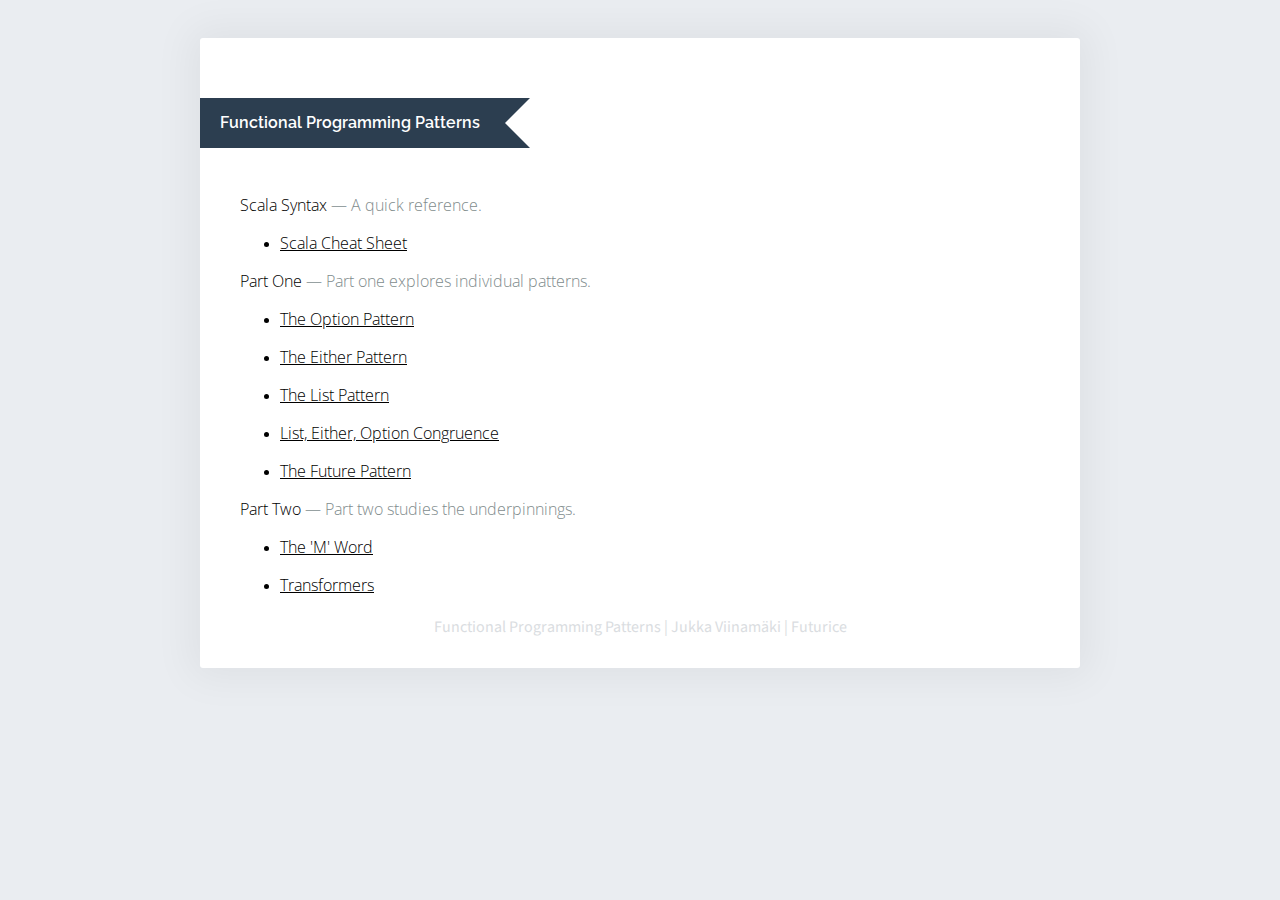
<file: slides/assets/html/index.html>
<!DOCTYPE html>
<html>
<head>
  <meta charset="utf-8">
  <title>Functional Patterns</title>
  <link rel="icon" href="../img/favicon.ico" type="image/x-icon">
  <link rel='stylesheet' href='http://fonts.googleapis.com/css?family=Raleway:600|Open+Sans:300,400|Source+Sans+Pro:300'>
  <link rel="stylesheet" href="../css/slides.css">
</head>
<body>

<div class="container">

  <h1>Functional Programming Patterns</h1>

  <p>
    Scala Syntax <span class="muted">&mdash; A quick reference.</span>
  </p>
  <ul>
    <li><p><a href="cheatsheet.html">Scala Cheat Sheet</a></p></li>
  </ul>

  <p>
    Part One <span class="muted">&mdash; Part one explores individual patterns.</span>
  </p>
  <ul>
    <li><p><a href="options.html">The Option Pattern</a></p></li>
    <li><p><a href="eithers.html">The Either Pattern</a></p></li>
    <li><p><a href="lists.html">The List Pattern</a></p></li>
    <li><p><a href="leo.html">List, Either, Option Congruence</a></p></li>
    <li><p><a href="futures.html">The Future Pattern</a></p></li>
  </ul>

  <p>
    Part Two <span class="muted">&mdash; Part two studies the underpinnings.</span>
  </p>
  <ul>
    <li><p><a href="the-m-word.html">The 'M' Word</a></p></li>
    <li><p><a href="transformers.html">Transformers</a></p></li>
  </ul>

  <footer>
    Functional Programming Patterns | Jukka Viinamäki | Futurice
  </footer>
</div>

</body>
</html>
</file>
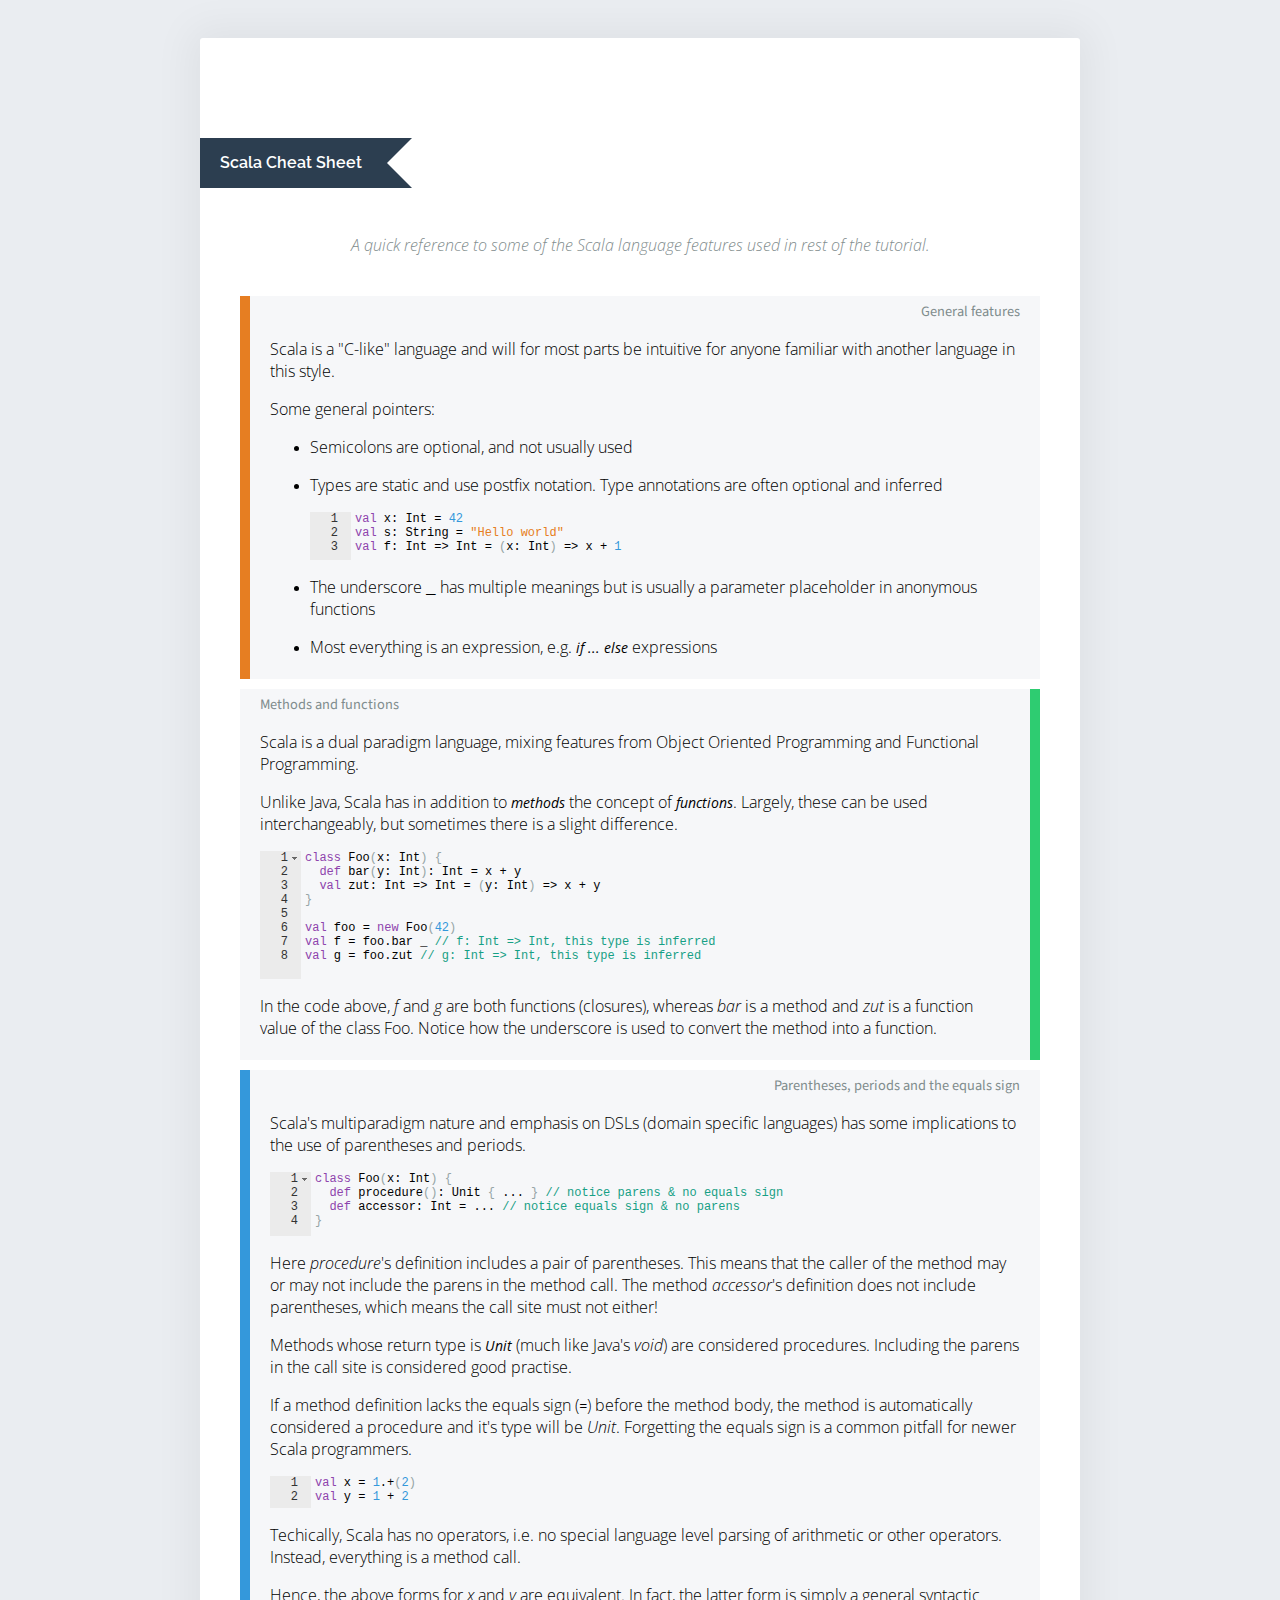
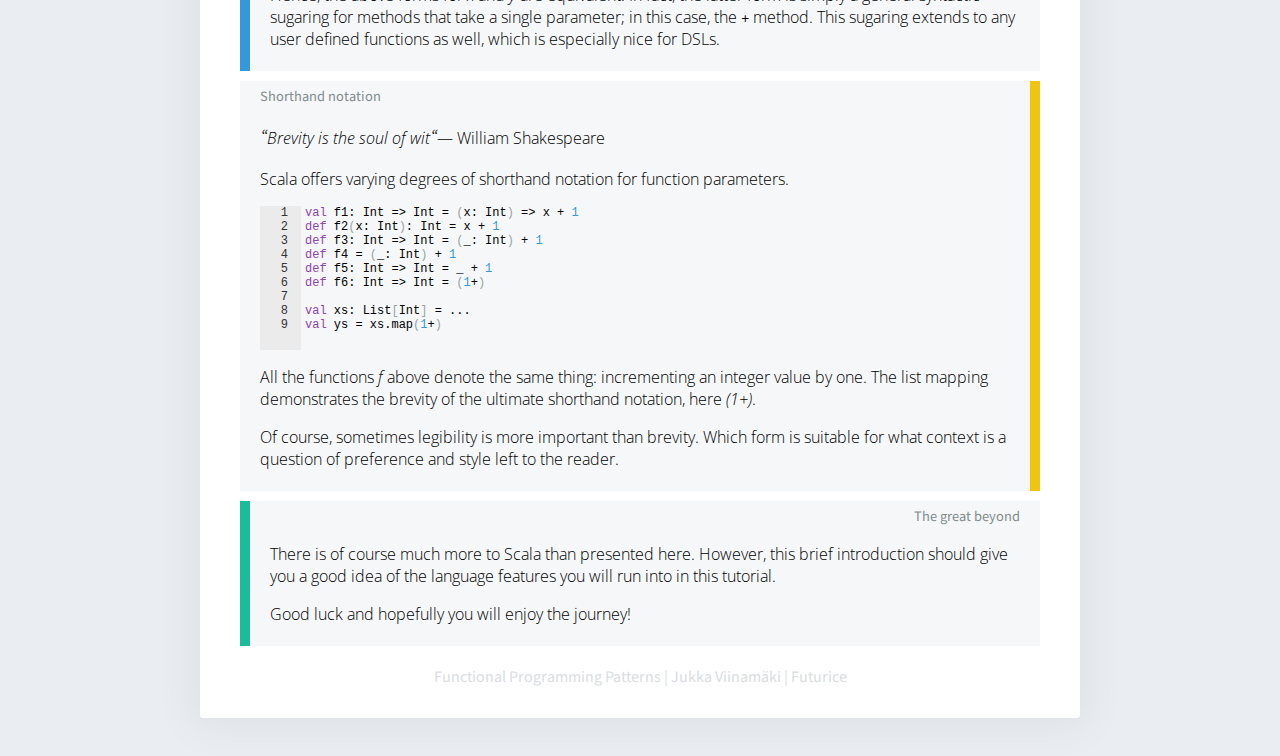
<file: slides/assets/html/cheatsheet.html>
<!DOCTYPE html>
<html>
<head>
  <meta charset="utf-8">
  <title>Cheatsheet</title>
  <link rel="icon" href="../img/favicon.ico" type="image/x-icon">
  <link rel='stylesheet' href='http://fonts.googleapis.com/css?family=Raleway:600|Open+Sans:300,400|Source+Sans+Pro:300'>
  <link rel="stylesheet" href="../css/slides.css">
  <script src="../js/jquery.min.js"></script>
  <script src="../js/ace.js"></script>
  <script src="../js/theme-slides.js"></script>
  <script src="../js/mode-scala.js"></script>
  <script src="../js/slides.js"></script>
  <style>
    .story + .story {
      display: block;
    }
  </style>
</head>
<body>

<div class="container">

  <div class="connection"></div>

  <h1>Scala Cheat Sheet</h1>

  <p class="note">
    A quick reference to some of the Scala language features used in rest of the tutorial.
  </p>

  <article class="story carrot-left">
    <header class="topic topic-right">
      General features
    </header>
    <p>Scala is a "C-like" language and will for most parts be intuitive for anyone familiar with another language in this style.</p>
    <p>Some general pointers:</p>
    <ul>
      <li><p>Semicolons are optional, and not usually used</p></li>
      <li><p>Types are static and use postfix notation. Type annotations are often optional and inferred</p>
        <pre class="code">
val x: Int = 42
val s: String = "Hello world"
val f: Int => Int = (x: Int) => x + 1
        </pre>
      </li>
      <li><p>The underscore <span class="cmd">_</span> has multiple meanings but is usually a parameter placeholder in anonymous functions</p></li>
      <li><p>Most everything is an expression, e.g. <em class="term">if ... else</em> expressions</p></li>
    </ul>
  </article>

  <article class="story emerald-right">
    <header class="topic topic-left">
      Methods and functions
    </header>
    <p>Scala is a dual paradigm language, mixing features from Object Oriented Programming and Functional Programming.</p>
    <p>Unlike Java, Scala has in addition to <em class="term">methods</em> the concept of <em class="term">functions</em>. Largely, these can be used interchangeably, but sometimes there is a slight difference.</p>
    <pre class="code">
class Foo(x: Int) {
  def bar(y: Int): Int = x + y
  val zut: Int => Int = (y: Int) => x + y
}

val foo = new Foo(42)
val f = foo.bar _ // f: Int => Int, this type is inferred
val g = foo.zut // g: Int => Int, this type is inferred
    </pre>
    <p>In the code above, <em>f</em> and <em>g</em> are both functions (closures), whereas <em>bar</em> is a method and <em>zut</em> is a function value of the class Foo. Notice how the underscore is used to convert the method into a function.</p>
  </article>

  <article class="story peterriver-left">
    <header class="topic topic-right">
      Parentheses, periods and the equals sign
    </header>
    <p>Scala's multiparadigm nature and emphasis on DSLs (domain specific languages) has some implications to the use of parentheses and periods.</p>
    <pre class="code">
class Foo(x: Int) {
  def procedure(): Unit { ... } // notice parens &amp; no equals sign
  def accessor: Int = ... // notice equals sign &amp; no parens
}
    </pre>
    <p>Here <em>procedure</em>'s definition includes a pair of parentheses. This means that the caller of the method may or may not include the parens in the method call. The method <em>accessor</em>'s definition does not include parentheses, which means the call site must not either!</p>
    <p>Methods whose return type is <em class="term">Unit</em> (much like Java's <em clas="term">void</em>) are considered procedures. Including the parens in the call site is considered good practise.</p>
    <p>If a method definition lacks the equals sign (<em class="term">=</em>) before the method body, the method is automatically considered a procedure and it's type will be <em>Unit</em>. Forgetting the equals sign is a common pitfall for newer Scala programmers.</p>
    <pre class="code">
val x = 1.+(2)
val y = 1 + 2
    </pre>
    <p>Techically, Scala has no operators, i.e. no special language level parsing of arithmetic or other operators. Instead, everything is a method call.</p>
    <p>Hence, the above forms for <em>x</em> and <em>y</em> are equivalent. In fact, the latter form is simply a general syntactic sugaring for methods that take a single parameter; in this case, the <em class="term">+</em> method. This sugaring extends to any user defined functions as well, which is especially nice for DSLs.</p>
  </article>

  <article class="story sunflower-right">
    <header class="topic topic-left">
      Shorthand notation
    </header>
    <p><em><span class="bigquote">“</span>Brevity is the soul of wit<span class="bigquote">“</span></em>&mdash; William Shakespeare</p>
    <p>Scala offers varying degrees of shorthand notation for function parameters.</p>
    <pre class="code">
val f1: Int => Int = (x: Int) => x + 1
def f2(x: Int): Int = x + 1
def f3: Int => Int = (_: Int) + 1
def f4 = (_: Int) + 1
def f5: Int => Int = _ + 1
def f6: Int => Int = (1+)

val xs: List[Int] = ...
val ys = xs.map(1+)
    </pre>
    <p>All the functions <em>f</em> above denote the same thing: incrementing an integer value by one. The list mapping demonstrates the brevity of the ultimate shorthand notation, here <em>(1+)</em>.</p>
    <p>Of course, sometimes legibility is more important than brevity. Which form is suitable for what context is a question of preference and style left to the reader.</p>
  </article>

  <article class="story turquoise-left">
    <header class="topic topic-right">
      The great beyond
    </header>
    <p>There is of course much more to Scala than presented here. However, this brief introduction should give you a good idea of the language features you will run into in this tutorial.</p>
    <p>Good luck and hopefully you will enjoy the journey!</p>
  </article>

  <footer>
    Functional Programming Patterns | Jukka Viinamäki | Futurice
  </footer>
</div>
</body>
</html>
</file>
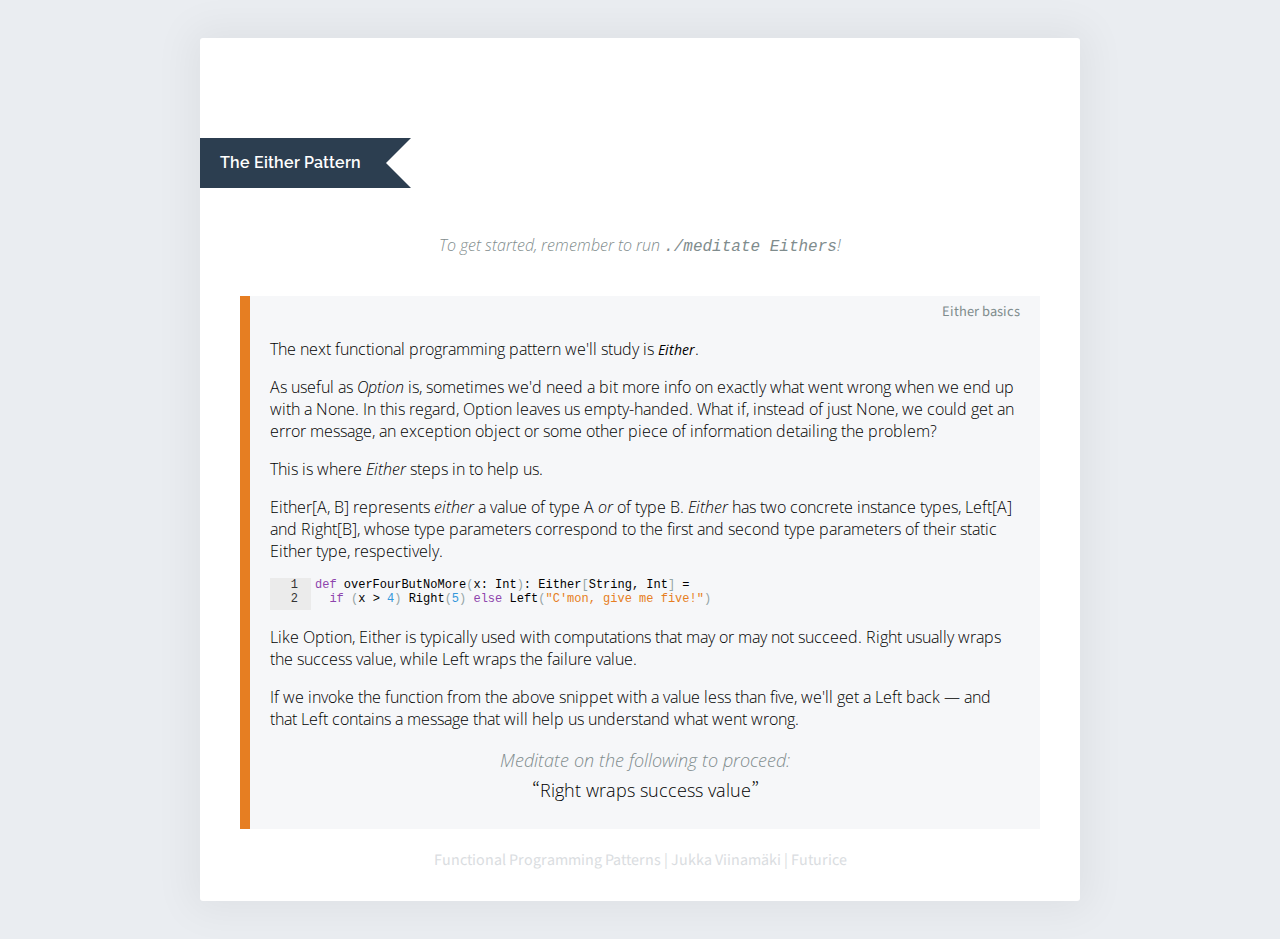
<file: slides/assets/html/eithers.html>
<!DOCTYPE html>
<html>
<head>
  <meta charset="utf-8">
  <title>Either</title>
  <link rel="icon" href="../img/favicon.ico" type="image/x-icon">
  <link rel='stylesheet' href='http://fonts.googleapis.com/css?family=Raleway:600|Open+Sans:300,400|Source+Sans+Pro:300'>
  <link rel="stylesheet" href="../css/slides.css">
  <script src="../js/jquery.min.js"></script>
  <script src="../js/ace.js"></script>
  <script src="../js/theme-slides.js"></script>
  <script src="../js/mode-scala.js"></script>
  <script src="../js/slides.js"></script>
</head>
<body>

<div class="container">
  
  <div class="connection"></div>

  <h1>The Either Pattern</h1>
  
  <p class="note">
    To get started, remember to run <span class="cmd">./meditate Eithers</span>!
  </p>
  
  <article class="story carrot-left">
    <header class="topic topic-right">
      Either basics
    </header>
    <p>The next functional programming pattern we'll study is <em class="term">Either</em>.</p>
    <p>As useful as <em>Option</em> is, sometimes we'd need a bit more info on exactly what went wrong when we end up with a None. In this regard, Option leaves us empty-handed. What if, instead of just None, we could get an error message, an exception object or some other piece of information detailing the problem?</p>
    <p>This is where <em>Either</em> steps in to help us.</p>
    <p>Either[A, B] represents <em>either</em> a value of type A <em>or</em> of type B. <em>Either</em> has two concrete instance types, Left[A] and Right[B], whose type parameters correspond to the first and second type parameters of their static Either type, respectively.</p>
    <pre class="code">
def overFourButNoMore(x: Int): Either[String, Int] =
  if (x > 4) Right(5) else Left("C'mon, give me five!")
    </pre>
    <p>Like Option, Either is typically used with computations that may or may not succeed. Right usually wraps the success value, while Left wraps the failure value.</p>
    <p>If we invoke the function from the above snippet with a value less than five, we'll get a Left back &mdash; and that Left contains a message that will help us understand what went wrong.</p>
    <div class="example" data-name="Right wraps success value"></div>
    <div class="example" data-name="Left wraps error value"></div>
  </article>
  
  <article class="story emerald-right">
    <header class="topic topic-left">
      Folding and introspecting
    </header>
    <p>Just like with Option, with Either, we don't initially know whether we actually have a Right or Left instance.</p>
    <p>Again, to find out, we can use introspection. However, to get an actual, unwrapped value, we can't just use a <em>get</em>, since now we're dealing with <em>two</em> possible types. Giving a fallback value would not work either, for the same reason.</p>
    <p>Instead, we have a new operation called <em>fold</em>, which takes two functions. Only one of the functions is actually invoked, depending on whether the Either was a Left or a Right, and the return value of that function becomes the return value of <em>fold</em>. The key here is that the return type of the two functions is unified.</p>
    <div class="example" data-name="We can check if we have a Right instance"></div>
    <div class="example" data-name="Or if we have a Left instance"></div>
    <div class="example" data-name="Folding produces an unwrapped value"></div>
    <div class="example" data-name="Folding can be used as a fallback also"></div>
  </article>
  
  <article class="story peterriver-left">
    <header class="topic topic-right">
      Bias and projections
    </header>
    <p>Either has something called <em>bias</em>. Bias determines which of the two sides of Either represents success by convention. As noted before, the usual case is that Right represents success, i.e. <em>right bias</em>.</p>
    <p>Scala's standard library implementation of Either is <em>unbiased</em>. This means that Scala leaves that decision for the user, to be decided each time Either is used.</p>
      <p>The desired biasing is indicated using one of the Either's <em>projection</em> methods, <em>left</em> and <em>right</em>. These are very different than the introspection methods, <em>isLeft</em> and <em>isRight</em>!</p>
    <p>Just <em>why</em> we need projections will be clearer in the next section. For now, just take it on faith that we have projections because we don't have bias.</p>
    <div class="example" data-name="Use the 'right' method to get a Right projection"></div>
    <div class="example" data-name="Left projection is seldom needed in practise"></div>
  </article>
  
  <article class="story sunflower-right">
    <header class="topic topic-left">
      Composition of projections using map
    </header>
    <p>Okay, so Either is like Option, except we get more information on the failure case. What about Option's party trick, composition? Can we compose computations with Either, and just write them as if they always succeeded, as with Option?</p>
    <p>Either is just as capable is this regard. But with Scala, there's a catch &mdash; since Either is unbiased, we cannot use <em class="term">map</em> directly.</p>
    <pre class="code">
either.map(x => x + 1) // will not compile, map is not a method of Either
    </pre>
    <p>In a sense, this is intuitive. What would <span class="cmd">x</span> be in the above snippet? (If you are familiar with right biased Eithers, you'd know it is the value wrapped in Right, if our Either is a Right at all.)</p>
    <p>Instead, we need to tell we want to operate on the right hand side, using a right projection.</p>
    <p>With Option, our computation is only actually carried out if our instance was a Some. Here, the right projection makes Right analogous to Some for the operation. A left projection would make Left analogous to Some.</p>
    <p>An example will help make sense of it all.</p>
    <pre class="code">
either.right.map(x => x + 1) // will compile, map is a method of the projection
    </pre>
    <p>Now, it's more clear what x is, since we're telling that we want to transform the right hand side. If our instance is a Left, it will remain unchanged, just like with None. If our instance is a Right, we'll increment its value by one.</p>
    <div class="example" data-name="Mapping over right projection makes Right analogous to Some"></div>
    <div class="example" data-name="Mapping over left projection is similar for Left"></div>
    <div class="example" data-name="With a right projection, Left is inert over mapping"></div>
    <div class="example" data-name="With a left projection, Right is similarly inert"></div>
    <div class="example" data-name="With map's static signature, each map must be preceded by projection"></div>
    <div class="example" data-name="This is true for left projection also"></div>
  </article>
  
  <article class="story turquoise-left">
    <header class="topic topic-right">
      Composition of projections using flatMap
    </header>
    <p>For Option, composing computations that produced another Option was a special case. We used finding the fourth root of a number, via composing two square root computations, as an example. In a similar manner, for Either, composing Either-producing computations is a special case.</p>
    <p>Once again, we turn to the special composition operator, <em class="term">flatMap</em>, also known as <em class="term">>>=</em> or <em class="term">bind</em>.</p>
    <p>Let's take a different example this time. Consider a library that simplifies fetching content from a URL.</p>
    <pre class="code">
def slurp(url: String): String
def connect(url: String): Connection
def read(conn: Connection): String
    </pre>
    <p>Our client facing API consists of the <span class="cmd">slurp</span> function. To do its work, it will need to first <span class="cmd">connect</span> to a URL and then <span class="cmd">read</span> its contents. Both of these intermediate steps may fail &mdash; for example, the target host may not be listening or we may not be allowed to read its contents.</p>
    <p>Armed with our knowledge gained from the "4th root" example, let's do a pass of refactoring on our API. Since our computations may fail independently and of various reasons, let's have our helper functions return Eithers. We'll model the failure as a simple error message, so we'll use String for the left hand side type.</p>
    <pre class="code">
def connect(url: String): Either[String, Connection]
def read(conn: Connection): Either[String, String]
    </pre>
    <p>Since our slurp function will be built on top of these helpers, it makes sense that it too can fail.</p>
    <pre class="code">
def slurp(url: String): Either[String, String]
    </pre>
    <p>Specifically, we indicate in its type signature that it may or may not fail, but not succeed partially. However, should it fail, we want the <em>particular</em> error message that caused the composite operation to fail.</p>
    <p>For our implementation of slurp, we'll use Right for success, as is usual &mdash; hence we'll need a right projection. We'll compose the helper functions using flatMap.</p>
    <div class="example" data-name="Slurping from a good URL should yield its contents"></div>
    <div class="example" data-name="Slurping from a valid but odd host should result in read error"></div>
    <div class="example" data-name="Slurping from an invalid URL must result in connect error"></div>
    <div class="example" data-name="What happens if we slurp two URLs?"></div>
    <div class="example" data-name="What if one of them is bad?"></div>
  </article>
  
  <article class="story amethyst-right">
    <header class="topic topic-left">
      Composition of projections using for yield
    </header>
    <p>As promised earlier, the <em>for yield</em> construct works for Either as well. Its use can significantly clean up our code when there are multiple flatMappings happening.</p>
    <p>Using for yield for Either is very similar as for Option, but as with regular composition using map and flatMap, we must remember to use the appropriate projections. Recall that for yield is simply syntactic sugar.</p>
    <div class="example" data-name="Slurping from a good URL should yield its contents #2"></div>
    <div class="example" data-name="Slurping from a valid but odd host should result in read error #2"></div>
    <div class="example" data-name="Slurping from an invalid URL must result in connect error #2"></div>
    <div class="example" data-name="Slurping two good URLs with slurpConcat"></div>
    <div class="example" data-name="Slurping good and bad URL with slurpConcat"></div>
    <div class="example" data-name="Slurping bad and good URL with slurpConcat"></div>
    <div class="example" data-name="Left gracefully short-circuits contextual composition"></div>
  </article>
  
  <article class="story carrot-left">
    <header class="topic topic-right">
      Joining nested Eithers
    </header>
    <p>Sometimes we may end up in a situation where we have a value with a type like Either[A1, Either[A2, B]] or Either[Either[A, B1], B2]. Such a type could be used when we'd allow a computation to succeed partially.</p>
    <p>Usually this case is avoided by using flatMap, but, just like with Option, there exists separate utilities for un-nesting the structure.</p>
    <p>For Either, these operations are called <em class="term">joinRight</em> and <em class="term">joinLeft</em>, or, with biased Either, simply <em class="term">join</em>.</p>
    <p>Unlike Option though, with Either we have two possible types on each nested level of the Either. This means not just any types are eligible for joining &mdash; rather, we require that for <em>joinRight</em>, A1 must be <em>assignable</em> from A2 (i.e. A1 is a supertype of A2, or the same type), and for <em>joinLeft</em>, B2 be assignable from B1.</p>
    <p>The joined Either will have the static supertype on the side where there were two types in the nested structure.</p>
    <pre class="code">
// Exception and Throwable unify to Throwable
val e: Either[Throwable, Either[Exception, Int]] = Right(Right(1))
e.joinRight // scala.util.Either[Throwable,Int] = Right(1)
    </pre>
    <p>Although it might at first seem like it, joining isn't some demented mind game. If we consider that usually only right joins are used, it may seem more reasonable.</p>
    <p>Again, we'll notice that map, flatMap, the joins and Either's Right and Left constructors have well-defined interdependencies.</p>
    <pre class="code">
either.right.map(f) === either.right.flatMap(x => Right(f(x)))
either.left.map(f) === either.left.flatMap(x => Left(f(x)))
either.joinRight === either.right.flatMap(identity)
either.joinLeft === either.left.flatMap(identity)
either.right.flatMap(f) === either.right.map(f).joinRight // f: Either[A2, B], A1 >: A2
either.left.flatMap(f) === either.left.map(f).joinLeft // f: Either[A, B2], B1 >: B2
    </pre>
    <div class="example" data-name="Joining right over Right gives the nested Either"></div>
    <div class="example" data-name="Joining right just as above"></div>
    <div class="example" data-name="Joining right over Left gives the wrapping Either"></div>
    <div class="example" data-name="Joining left over Left gives the nested Either"></div>
    <div class="example" data-name="Joining left just as above"></div>
    <div class="example" data-name="Joinining left over Right gives the wrapping Either"></div>
  </article>
  
  <article class="story emerald-right">
    <header class="topic topic-left">
      Summary
    </header>
    <p>Excellent!</p>
    <p>We have added Either to our arsenal of functional patterns. Let's summarize the learnings.</p>
    <ul>
      <li><p><em class="term">Either</em> is similar to Option but provides more information on the failure case</p></li>
      <li><p>Usually <em>Right</em> represents success while <em>Left</em> represents failure</p></li>
      <li><p>Scala's Either implementation is <em>unbiased</em>, so we need projections</p></li>
      <li>
        <p>Either enables composition of computations</p>
        <ul>
          <li><p><em class="term">map</em> aka <em class="term">fmap</em> is used to compose "simple" computations</p></li>
          <li><p><em class="term">flatMap</em> aka <em class="term">>>=</em> aka <em class="term">bind</em> is used to compose Either-producing computations</p></li>
          <li><p><em class="term">joinRight</em> and less often <em class="term">joinLeft</em> (aka <em class="term">join</em> for <em>biased</em> implementations) can be used to flatten nested Eithers, with some constraints</p></li>
        </ul>
      </li>
    </ul>
    <p>Either can be chosen over Option when extra information is available for failures and when they may be useful for the user. Using Either is especially helpful when there may be multiple reasons for failures which are not evident from the context.</p>
    <p>Either compares favorably to throwing exceptions due to its ability to traverse threads &mdash; it is after all just a simple value, whereas an uncaught exception may kill its thread. There is also no stack jumping magic involved, unlike exceptions. Overall, Either provides the same utility but is simpler in concept.</p>
    <p>Take a moment now to bask in the glory of your enlightenment, and then you may proceed to meditate on <em class="term"><a href="lists.html">List</a></em>.</p>
  </article>
  
  <footer>
    Functional Programming Patterns | Jukka Viinamäki | Futurice
  </footer>
</div>  
</body>
</html>
</file>
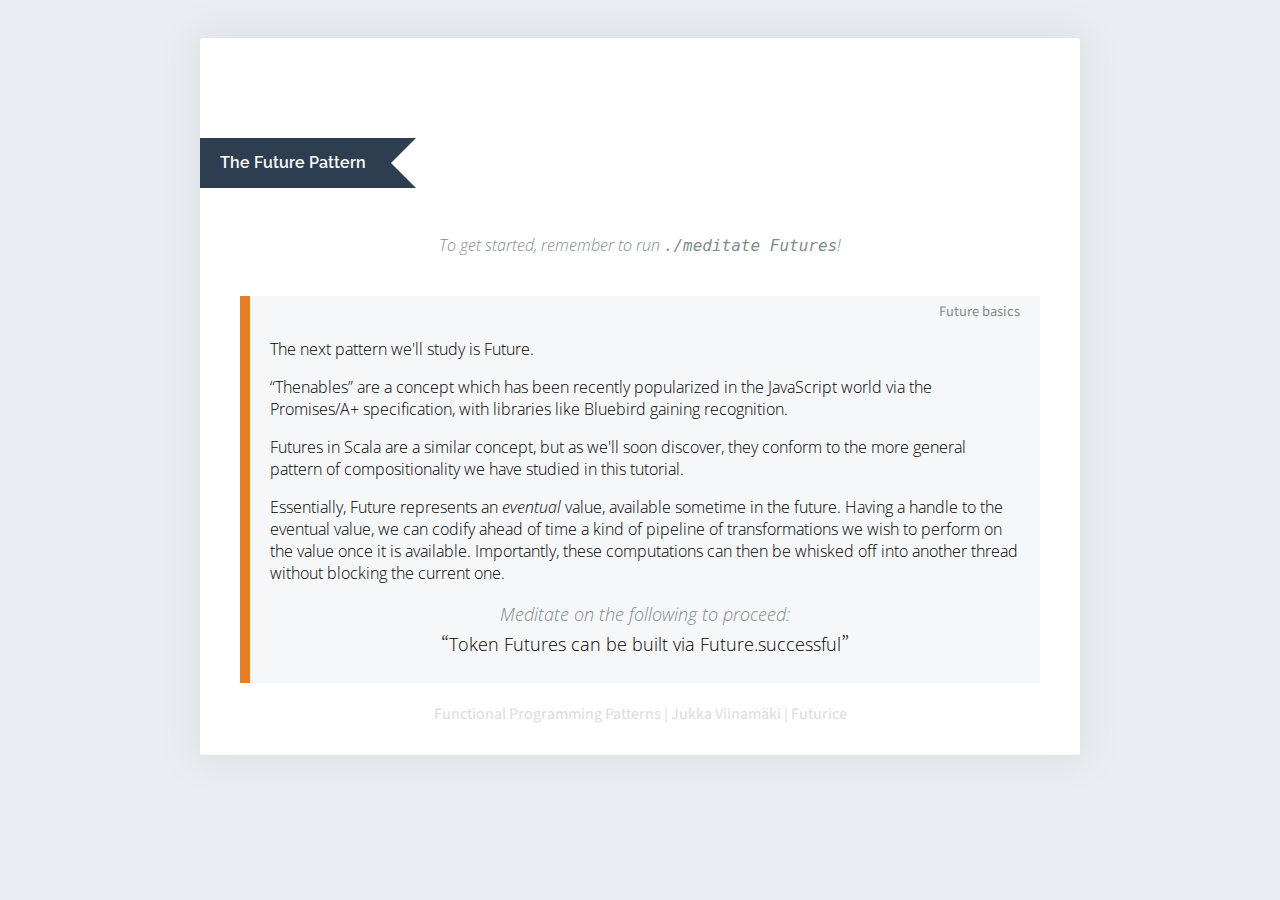
<file: slides/assets/html/futures.html>
<!DOCTYPE html>
<html>
<head>
  <meta charset="utf-8">
  <title>Future</title>
  <link rel="icon" href="../img/favicon.ico" type="image/x-icon">
  <link rel='stylesheet' href='http://fonts.googleapis.com/css?family=Raleway:600|Open+Sans:300,400|Source+Sans+Pro:300'>
  <link rel="stylesheet" href="../css/slides.css">
  <script src="../js/jquery.min.js"></script>
  <script src="../js/ace.js"></script>
  <script src="../js/theme-slides.js"></script>
  <script src="../js/mode-scala.js"></script>
  <script src="../js/slides.js"></script>
</head>
<body>

<div class="container">
  
  <div class="connection"></div>

  <h1>The Future Pattern</h1>
  
  <p class="note">
    To get started, remember to run <span class="cmd">./meditate Futures</span>!
  </p>
  
  <article class="story carrot-left">
    <header class="topic topic-right">
      Future basics
    </header>
    <p>The next pattern we'll study is Future.</p>
    <p>“Thenables” are a concept which has been recently popularized in the JavaScript world via the Promises/A+ specification, with libraries like Bluebird gaining recognition.</p>
    <p>Futures in Scala are a similar concept, but as we'll soon discover, they conform to the more general pattern of compositionality we have studied in this tutorial.</p>
    <p>Essentially, Future represents an <em>eventual</em> value, available sometime in the future. Having a handle to the eventual value, we can codify ahead of time a kind of pipeline of transformations we wish to perform on the value once it is available. Importantly, these computations can then be whisked off into another thread without blocking the current one.</p>
    <div class="example" data-name="Token Futures can be built via Future.successful"></div>
    <div class="example" data-name="Future() dispatches a new task in an execution context"></div>
  </article>
  
  <article class="story emerald-right">
    <header class="topic topic-left">
      Introspection, blocking and callbacks
    </header>
    <p>Once again, let's first see how an eventual value in a Future context can be introspected and unwrapped.</p>
    <p>A value of type Future[A] is either completed or not completed. Once completed, it may have successfully completed or it may have failed. Scala's Future provides <em>isCompleted</em> and <em>value</em> methods, which are both non-blocking and return immediately. The Future's value is an Option[Try[A]] &mdash; None while incomplete &mdash; with concrete Try[A] instances Success[A] and Failure. A Failure always contains a Throwable instance here.</p>
    <p>Callbacks can be attached to either successful or unsuccessful completion, or both, via <em>onSuccess</em>, <em>onFailure</em> and <em>onComplete</em>. Multiple callbacks can be registered, and they may execute immediately or asynchronously, without any guarantee of ordering. Callbacks do not return values, and are hence used for side effects only.</p>
    <p>Finally, a Future <em>f</em> can be blockingly waited on via <em>Await.ready(f)</em> or <em>Await.result(f)</em>. The former returns the Future itself after it is completed, while the latter simply returns its value &mdash; or, throws the exception that had caused the Future to fail, if that is the case.</p>
    <div class="example" data-name="Token futures are always completed"></div>
    <div class="example" data-name="Also when they are failed"></div>
    <div class="example" data-name="This future should be pending still"></div>
    <div class="example" data-name="Callbacks are for side effects"></div>
    <div class="example" data-name="Futures fire only the appropriate callbacks"></div>
    <div class="example" data-name="Await can be used to block a future until ready"></div>
    <div class="example" data-name="Await can also just pick the result when available"></div>
    <div class="example" data-name="Awaiting for the result of a failed future will re-throw"></div>
  </article>
  
  <article class="story peterriver-left">
    <header class="topic topic-right">
      Composition using map
    </header>
    <p>While Future's blocking usage is important to know, and callbacks can be useful, Future's true usefulness is revealed through its <em>compositionality</em>, or forming that pipeline of transformations.</p>
    <p>Future's transformations are composed via <em class="term">map</em>, also known as <em class="term">fmap</em>.</p>
    <p>Let's consider for example a library that queries a JSON API for weather data &mdash; specifically, for the current temperature in a given city. A query to the API could be implemented as a blocking HTTP request, but our library's ability to scale might suffer as a result. Let's instead plan ahead and specify that our library returns Futures instead, and somehow schedules the execution of those Futures efficiently behind the scenes.</p>
    <p>But, since the API will return larger lumps of JSON data for each query, how can we extract just the temperature data for our library users, while at the same time returning a handle to the data before we even have it?</p>
    <p>In other words, how to go from this...</p>
    <pre class="code">
def getTemperature(city: String): Future[String] // Raw JSON string with all kinds of data
    </pre>
    <p>...to this?</p>
    <pre class="code">
def getTemperature(city: String): Future[Double] // Current temperature, in &deg;C, of the city
    </pre>
    <p>The solution to this seemingly insurmountable problem lies of course with composition.</p>
    <div class="example" data-name="Simply incrementing the result"></div>
    <div class="example" data-name="We can also put functions in any contexts"></div>
    <div class="example" data-name="Transformations can be chained one after another"></div>
    <div class="example" data-name="Let's make sure we have temperatures in Celcius"></div>
  </article>
  
  <article class="story sunflower-right">
    <header class="topic topic-left">
      Composition using flatMap and for yield
    </header>
    <p>Let's take our temperature library to the next level. Say we are planning a holiday in one of two competing cities, but since we like warm, we want to always choose the warmer destination. Our library should be able to take two city names and return the  warmer of the two along with its temperature in a tuple.</p>
    <p>The final iteration of the temperature library should then take a list of city names and select the warmest, returning its name and temperature.</p>
    <p>Futures differ from the previous patterns the way that they deal with a new concern from the real world &mdash; time. This fact creates a special consideration for flatMap. With flatMap, we know we'll be dealing with another future. With Scala's futures, the newly created Future starts running right away in a background thread (pooled from an <em>ExecutionContext</em> behind the scenes). This means that futures joined in the following construct...</p>
    <pre class="code">
for {
  v1 <- createFuture1 // &lt;- flatMap here
  v2 <- createFuture2
}
yield ...
    </pre>
    <p>...execute <em>sequentially</em>. We recall that <em>for yield</em> is simply sugaring for flatMap and map. The flatMapped function, rewritten from the second generator, cannot be run before the value <span class="cmd">v1</span> is available. Hence, the second Future will only start running once the first one has completed.</p>
    <p>If the futures are in fact independently created (we don't need <span class="cmd">v1</span> to kick off the second future), we'd rather that the futures run in parallel.</p>
    <p>To achieve this, we must create both the futures before the for yield expression.</p>
    <pre class="code">
val f1 = createFuture1
val f2 = createFuture2

for {
  v1 <- f1
  v2 <- f2
}
yield ...
    </pre>
    <p>Now, clearly, the futures are created first and will execute in parallel. As in the previous example, the result of the for yield expression is a Future that will complete when both of the joined futures have completed.</p>
    <div class="example" data-name="Let's make sure our futures run in parallel"></div>
    <div class="example" data-name="Hot or cold"></div>
    <div class="example" data-name="Could Brazil actually not be warmest, ever"></div>
    <div class="example" data-name="What's the weather like in Ankh-Morpork"></div>
  </article>
  
  <article class="story turquoise-left">
    <header class="topic topic-right">
      Future and Either
    </header>
    <p>We've seen how the default Scala Future contains a Try[A] instance, a type seemingly very similar to Either. However, as it is <em>not</em> an Either, it remains separate and cannot be cross-composed with Either.</p>
    <p>We won't study this type further, except to notice that we can just ignore it in favor of Either. The HTTP library we have used, Dispatch, provides a convenience method which instructs its response handlers to catch any exceptions which would have caused the future to fail, and wrap them in a Left. Successful result gets wrapped in Right. Hence, the future always succeeds, but now contains an Either. This is good for us, since now we can compose our validation etc failures into the single type.</p>
    <p>How would we go about doing this though? Let's see how this would work with our city temperature library.</p>
    <p>First we need to refactor the library to use the Either conversion. Then, we'll add some validation logic for the result. Since the real weather service will likely not return many errors, we'll have to fake some.</p>
    <p>The service calls will take the following form:</p>
    <pre class="code">
def getData(...): Future[Either[Throwable, JsValue]]
    </pre>
    <p>Our parse/validation function(s) will take the following form:</p>
    <pre class="code">
def parseSomething(js: JsValue): Either[Throwable, Something]
    </pre>
    <p>Then, we'd like to compose the computations as follows:</p>
    <pre class="code">
getData(...).flatMap(parseSomething)
    </pre>
    <p>Hmm. Something seems to be a bit amiss. The service call's Either is wrapped in a Future, while the parse/validation function's result isn't. These values cannot be directly composed.</p>
    <p>Looks like we have two options &mdash; lift the parse/validation code to Future, for example using Future.successful, or, use a normal map and then reach into the resulting Future (now containing a nested Either) with another map and flatten the inner structure using Either's joinRight.</p>
    <p>Both methods are simpler than what they sound like, and will do fine for now. But, let's make a mental note of this little kink. We'll be revisiting this issue later.</p>
    <p>However, there's something that Dispatch does provide. Namely, we'll notice that with Dispatch's helpers in the implicit scope, we can call <span class="cmd">.left</span> and <span class="cmd">.right</span> on a future that wraps an either, Future[Either[A, B]] for some types A and B.</p>
    <p>Hmm. This is curious &mdash; we can "pretend" that the Future layer doesn't exist, and just project left or right. This seems handy, and we'll also remember this little detail for later.</p>
    <div class="example" data-name="What's the weather like in Ankh-Morpork now then"></div>
    <div class="example" data-name="We're still in Celcius, right"></div>
    <div class="example" data-name="Tampere's weather should go BOOM, but not really"></div>
    <div class="example" data-name="Man it's cold in Vostok"></div>
    <div class="example" data-name="Oulu should be safe enough competition for Brazil"></div>
  </article>
  
  <article class="story amethyst-right">
    <header class="topic topic-right">
      Summary
    </header>
    <p>Excellent!</p>
    <p>We have expanded our knowledge to include Future, an important tool for managing asynchronous computations and parallelism.</p>
    <p>Let's briefly summarize the learnings:</p>
    <ul>
      <li><p>Future[A] represents an eventually available value of type A</p></li>
      <li><p>Futures manage asynchronous computations often better than callbacks</p></li>
      <li><p>Future brings a new aspect of the real world on the table &mdash; time</p></li>
      <li>
        <p>Either enables composition of computations</p>
        <ul>
          <li><p><em class="term">map</em> aka <em class="term">fmap</em> is used to compose "simple" computations</p></li>
          <li><p><em class="term">flatMap</em> aka <em class="term">>>=</em> aka <em class="term">bind</em> is used to compose Future-producing computations</p></li>
          <li><p><em class="term">flatten</em> can be used to flatten nested Futures</p></li>
        </ul>
      </li>
      <li>
        <p>Dispatch's Either helper can be used to combine the Future and Either patterns</p>
        <ul>
          <li><p>Combining patterns in this way is different than what we've seen before with the LEO types, and is a topic of study in itself</p></li>
        </ul>
      </li>
    </ul>
    <p>This concludes the first part of the Functional Programming Patterns tutorial. In this first installment, we've studied individual patterns and discovered how they can be used in concert, as well as discovered how they naturally mesh in the Scala standard library and some functionally oriented third party libraries.</p>
    <p>While there are many more useful patterns, the ones introduced in this part set a good foundation for understanding what these patterns are all about, and are easily applicable to most programs because of the ubiquity of the problems they help solve.</p>
    <p>The next part will study the underpinnings of what exactly brings these patterns together and how they are formed.</p>
    <p>Let's take the leap to the next section, <a href="the-m-word.html">The 'M' word</a>!</p>
  </article>

  <footer>
    Functional Programming Patterns | Jukka Viinamäki | Futurice
  </footer>
</div>
</body>
</html>
</file>
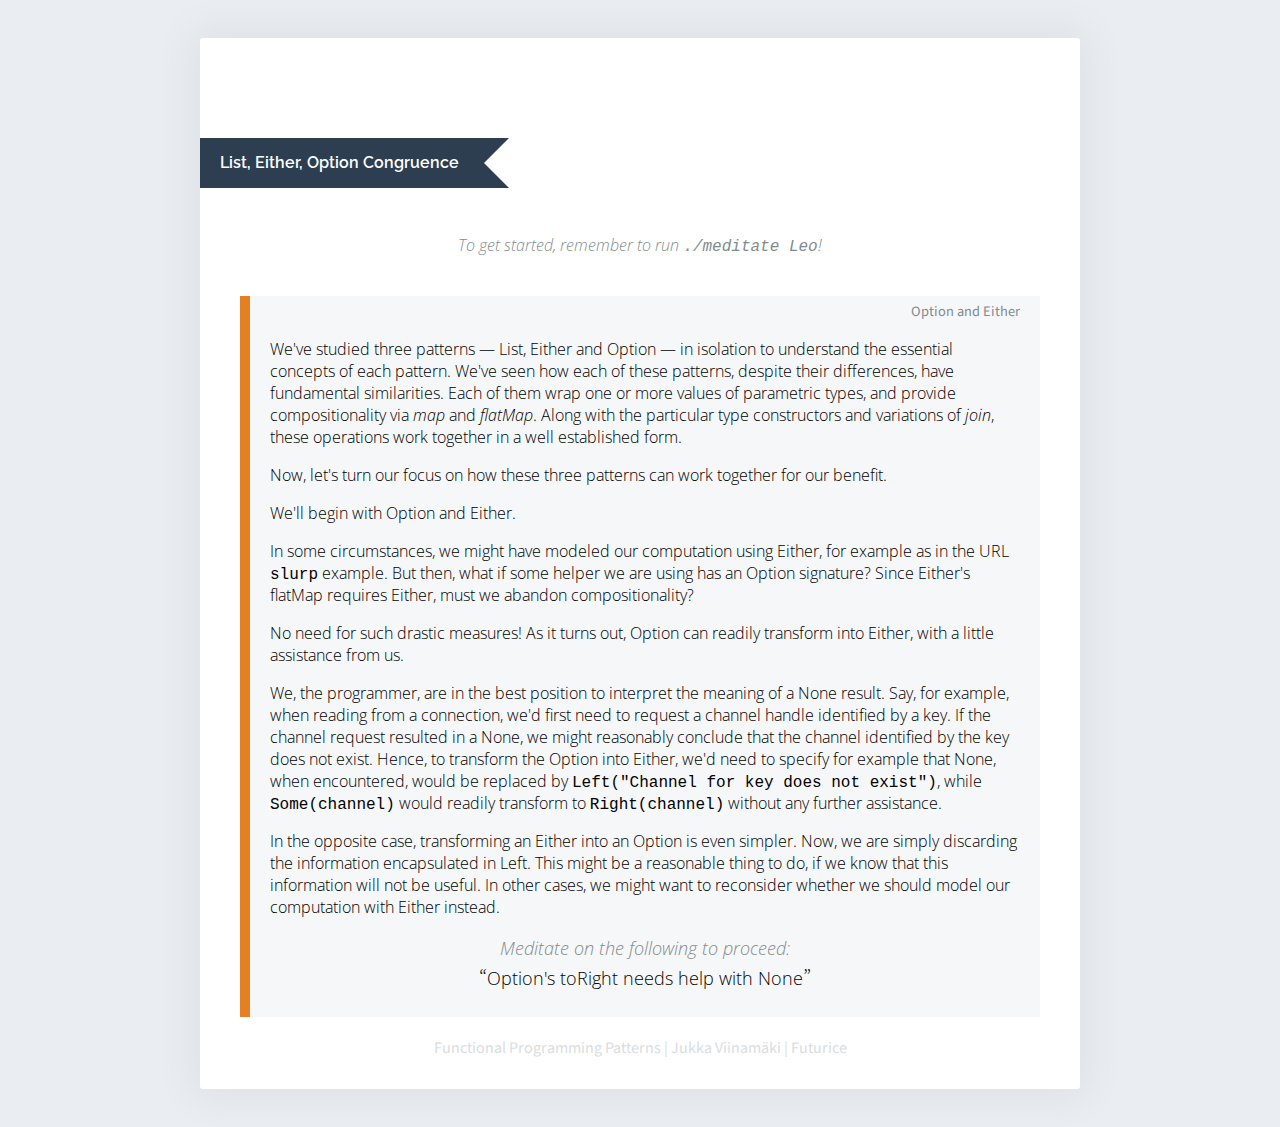
<file: slides/assets/html/leo.html>
<!DOCTYPE html>
<html>
<head>
  <meta charset="utf-8">
  <title>List, Either, Option Congruence</title>
  <link rel="icon" href="../img/favicon.ico" type="image/x-icon">
  <link rel='stylesheet' href='http://fonts.googleapis.com/css?family=Raleway:600|Open+Sans:300,400|Source+Sans+Pro:300'>
  <link rel="stylesheet" href="../css/slides.css">
  <script src="../js/jquery.min.js"></script>
  <script src="../js/ace.js"></script>
  <script src="../js/theme-slides.js"></script>
  <script src="../js/mode-scala.js"></script>
  <script src="../js/slides.js"></script>
</head>
<body>

<div class="container">
  
  <div class="connection"></div>

  <h1>List, Either, Option Congruence</h1>
  
  <p class="note">
    To get started, remember to run <span class="cmd">./meditate Leo</span>!
  </p>
  
  <article class="story carrot-left">
    <header class="topic topic-right">
      Option and Either
    </header>
    <p>We've studied three patterns &mdash; List, Either and Option &mdash; in isolation to understand the essential concepts of each pattern. We've seen how each of these patterns, despite their differences, have fundamental similarities. Each of them wrap one or more values of parametric types, and provide compositionality via <em>map</em> and <em>flatMap</em>. Along with the particular type constructors and variations of <em>join</em>, these operations work together in a well established form.</p>
    <p>Now, let's turn our focus on how these three patterns can work together for our benefit.</p>
    <p>We'll begin with Option and Either.</p>
    <p>In some circumstances, we might have modeled our computation using Either, for example as in the URL <span class="cmd">slurp</span> example. But then, what if some helper we are using has an Option signature? Since Either's flatMap requires Either, must we abandon compositionality?</p>
    <p>No need for such drastic measures! As it turns out, Option can readily transform into Either, with a little assistance from us.</p>
    <p>We, the programmer, are in the best position to interpret the meaning of a None result. Say, for example, when reading from a connection, we'd first need to request a channel handle identified by a key. If the channel request resulted in a None, we might reasonably conclude that the channel identified by the key does not exist. Hence, to transform the Option into Either, we'd need to specify for example that None, when encountered, would be replaced by <span class="cmd">Left("Channel for key does not exist")</span>, while <span class="cmd">Some(channel)</span> would readily transform to <span class="cmd">Right(channel)</span> without any further assistance.</p>
    <p>In the opposite case, transforming an Either into an Option is even simpler. Now, we are simply discarding the information encapsulated in Left. This might be a reasonable thing to do, if we know that this information will not be useful. In other cases, we might want to reconsider whether we should model our computation with Either instead.</p>
    <div class="example" data-name="Option's toRight needs help with None"></div>
    <div class="example" data-name="Option's toLeft is analogous but seldom needed"></div>
    <div class="example" data-name="Either's right projection turns easily into Option"></div>
    <div class="example" data-name="Either's left projection works similarly"></div>
    <div class="example" data-name="Slurping with keyed channels"></div>
  </article>
  
  <article class="story emerald-right">
    <header class="topic topic-right">
      Option and List
    </header>
    <p>Let's look at Option and List now.</p>
    <p>Previously we introduced the <em>head</em> method of Lists &mdash; we noted, in particular, that on an empty list, invoking head would result in an exception. Lists provide us instead with an alternative, <em>headOption</em>, which returns an Option of the List's element type. This is in fact a common idiom found with many other types as well, including sets and maps, and serves as an example of how Option interacts with these types.</p>
    <p>Working in the other direction, we may observe that Option is actually quite similar to a list that may or may not contain a single element. Some corresponds to a single-element list while None is similar to the empty list.</p>
    <p>Related to this insight, there exists a particular concept in functional programming called NonEmptyList. A NonEmptyList is just that, a list that can guarantee via its static type that it is not empty, i.e. it has at least one element. An implementation for Scala is found for example in Scalaz, a highly literate functional programming library.</p>
    <div class="example" data-name="Maybe getting Some head"></div>
    <div class="example" data-name="Option is like one-element or empty list"></div>
    <div class="example" data-name="Some summing with Option and List"></div>
    <div class="example" data-name="Some maxing with Option and List"></div>
    <div class="example" data-name="Some HOFing with Option and List"></div>
  </article>
  
  <article class="story peterriver-left">
    <header class="topic topic-right">
      List and Either
    </header>
    <p>Let's look next at how List and Either might fit together.</p>
    <p>Here the NonEmptyList concept introduced in the previous section is again useful. Say for example, we have a program that takes as input a list of values &mdash; like files to process or URLs to scan. For the program to do something, the input list must contain at least one item.</p>
    <p>Since we already know how to make an Option[NonEmptyList[A]], and we know how to transform Option into Either, we can easily combine these operations to produce meaningful errors for our users.</p>
    <div class="example" data-name="Sum of mandatory items with non-empty list succeeds"></div>
    <div class="example" data-name="Sum of mandatory items with empty list fails"></div>
    <div class="example" data-name="Sum of optional items with non-empty list succeeds"></div>
    <div class="example" data-name="Sum of optional items with empty list produces zero"></div>
  </article>
    
  <article class="story sunflower-right">
    <header class="topic topic-right">
      Summary
    </header>
    <p>Well done.</p>
    <p>In this part, we've seen how the three patterns can work together. Each of the types can transform to and from each other type, either losing some information in the process or requiring some more from the programmer.</p>
    <p>Together, these types already form a good foundation for some functional programming goodness. We can use them to largely avoid nulls (nudging our code toward immutability), special magic values, throwing exceptions and the stack jumping that comes with them; and using lists functionally, we're setting up for parallelization that is much easier to reason about.</p>
    <p>In that spirit, the next pattern we'll study is <em class="term"><a href="futures.html">Future</a></em>. Onward!</p>
  </article>
 
  <footer>
    Functional Programming Patterns | Jukka Viinamäki | Futurice
  </footer>
</div>
</body>
</html>
</file>
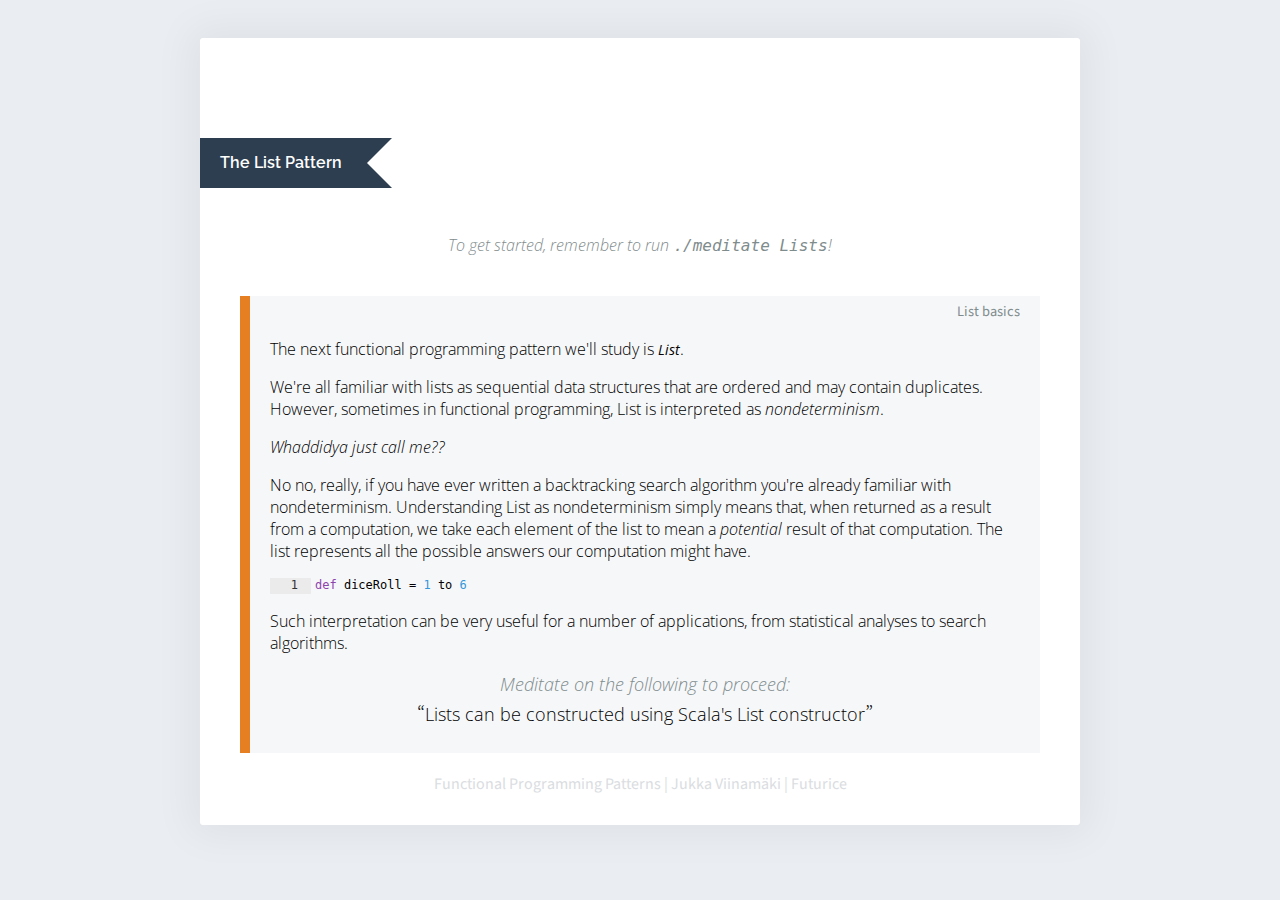
<file: slides/assets/html/lists.html>
<!DOCTYPE html>
<html>
<head>
  <meta charset="utf-8">
  <title>List</title>
  <link rel="icon" href="../img/favicon.ico" type="image/x-icon">
  <link rel='stylesheet' href='http://fonts.googleapis.com/css?family=Raleway:600|Open+Sans:300,400|Source+Sans+Pro:300'>
  <link rel="stylesheet" href="../css/slides.css">
  <script src="../js/jquery.min.js"></script>
  <script src="../js/ace.js"></script>
  <script src="../js/theme-slides.js"></script>
  <script src="../js/mode-scala.js"></script>
  <script src="../js/slides.js"></script>
</head>
<body>

<div class="container">
  
  <div class="connection"></div>

  <h1>The List Pattern</h1>
  
  <p class="note">
    To get started, remember to run <span class="cmd">./meditate Lists</span>!
  </p>
  
  <article class="story carrot-left">
    <header class="topic topic-right">
      List basics
    </header>
    <p>The next functional programming pattern we'll study is <em class="term">List</em>.</p>
    <p>We're all familiar with lists as sequential data structures that are ordered and may contain duplicates. However, sometimes in functional programming, List is interpreted as <em>nondeterminism</em>.</p>
    <p><em>Whaddidya just call me??</em></p>
    <p>No no, really, if you have ever written a backtracking search algorithm you're already familiar with nondeterminism. Understanding List as nondeterminism simply means that, when returned as a result from a computation, we take each  element of the list to mean a <em>potential</em> result of that computation. The list represents all the possible answers our computation might have.</p>
    <pre class="code">
def diceRoll = 1 to 6    
    </pre>
    <p>Such interpretation can be very useful for a number of applications, from statistical analyses to search algorithms.</p>
    <div class="example" data-name="Lists can be constructed using Scala's List constructor"></div>
    <div class="example" data-name="Seq also works but gives static type Seq with List implementation"></div>
    <div class="example" data-name="Bounded ranges can be constructed using to"></div>
    <div class="example" data-name="And using until when we want a range with exclusive end"></div>
    <div class="example" data-name="List.range works similarly as until"></div>
    <div class="example" data-name="Bounded ranges can also vary by different steps"></div>
  </article>
  
  <article class="story emerald-right">
    <header class="topic topic-left">
      Reducing, folding and introspection
    </header>
    <p>In Scala, <span class="cmd">List</span> is actually a particular implementation of the more generic abstraction, with for example <em>to</em> and <em>until</em> actually producing <span class="cmd">Range</span> instances. Our discussion will however focus on the abstraction itself.</p>
    <p>List offers a rich variety of useful utilities. In the convention we've established, let's see how we can get at the values wrapped in the list. When previously we've had to deal with multiple <em>types</em>, this time, our focus is on multiple <em>values</em>.</p>
    <p>The first way we'll look at how to obtain a value from a list is the simplest &mdash; <em>head</em>. Head simply gives the first element, if it exists. If it doesn't, an exception is thrown. Head's usual companion, <em>tail</em>, works as always, returning all elements except the head in a new list.</p>
    <p>The first more complex operation is <em>reduceLeft</em>. It takes a list and an element-wise combination operator, and sequentially applies the operator to each element and the previous result, starting with the first element. Hence, reduceLeft only works when the list is not empty.</p>
    <pre class="code">
trait List[A] {
  def reduceLeft(op: (A, A) => A): A // Simplified example
}
    </pre>
    <p>The next operation is <em>foldLeft</em>. Folding is much like reducing, but instead of starting with the first element, it takes an initial element argument. This argument can be of different type than the list elements, as long as the combination operator has the same return type. This way, folding can produce an arbitrary result. Folding corresponds to what may be familiar as reduce from e.g. JavaScript utilities like Lo-Dash.</p>
    <pre class="code">
trait List[A] {
  def foldLeft[B](init: B)(op: (B, A) => B): B // Simplified example
}
    </pre>
    <p>Scala actually defines <em>reduce</em>, <em>reduceRight</em>, <em>fold</em> and <em>foldRight</em> in addition to reduceLeft and foldLeft. These are similar, but differ in traversal order and have potential implications for managing the call stack depth.</p>
    <p>For introspection, we can for example find out the length of a list using the <em>length</em> operation. We can query whether a list contains a value using <em>contains</em>. For non-functional programming, list elements can be dereferenced using an index.</p>
    <p>While there are numerous other utilities available for Scala lists, they are not of particular interest for our purpose of studying List as a composable functional pattern.</p>
    <div class="example" data-name="Head is the first element of a list"></div>
    <div class="example" data-name="Tail is the list without head"></div>
    <div class="example" data-name="Appending to an immutable list via :+ produces a new list"></div>
    <div class="example" data-name="Prepending can be done using +: which also produces a new list"></div>
    <div class="example" data-name="We can query if a list contains an element via contains"></div>
    <div class="example" data-name="Reduce always produces a value of same type as the list elements"></div>
    <div class="example" data-name="Reduce can only be used on non-empty lists"></div>
    <div class="example" data-name="Folding can change the result type and works on empty lists as well"></div>
  </article>
  
  <article class="story peterriver-left">
    <header class="topic topic-right">
      Composition using map
    </header>
    <p>Usually the first place to learn about <em class="term">map</em> is in conjunction with lists. Mapping is indeed very useful with lists.</p>
    <p>Map takes a list and a function <span class="cmd">f</span>, and returns a list with same length and order as the original list, with each element <span class="cmd">x</span> of the original list transformed via <span class="cmd">f(x)</span>.</p>
    <div class="example" data-name="Mapping over a list transforms it element-wise"></div>
    <div class="example" data-name="We can chain compositions as before"></div>
  </article>
  
  <article class="story sunflower-right">
    <header class="topic topic-left">
      Composition using flatMap
    </header>
    <p>Let's look at another example of mapping over a list. We want to construct a sequence of values: one, one two, one two three, etc.</p>
    <pre class="code">
List(1, 2, 3).map(x => (1 to x).toList) // List(List(1), List(1, 2), List(1, 2, 3))
    </pre>
    <p>As we've seen before, the context (in this case List) of the value duplicates when our function returns a List. We end up with a tree-like structure instead of the plain list we wanted.</p>
    <p>As before, the solution to our duplication problem lies with <em class="term">flatMap</em>, also known as <em class="term">>>=</em> or <em class="term">bind</em>.</p>
    <div class="example" data-name="Constructing a plain sequence with flatMap"></div>
    <div class="example" data-name="The White King's Knight can reach d4 in two moves"></div>
    <div class="example" data-name="But the White Queen's Knight cannot"></div>
  </article>
  
  <article class="story turquoise-left">
    <header class="topic topic-right">
      Composition using for yield
    </header>
    <p>Once again, the <em>for yield</em> construct can be used to clean up parts in our code where there are multiple flatMaps involved.</p>
    <p>For Scala, it's good to be aware of the syntactic binding order. The for yield expression must be enclosed in parenthesis to operate on its result. Direct method invocations in the yield part are parsed as part of the yield expression.</p>
    <pre class="code">
// Will not compile, map is not member of Int

for {
  x &lt;- List(1, 2, 3)
}
yield (x * 2).map(increment)
    </pre>
    <pre class="code">
// Will compile, map is member of List

(for {
  x &lt;- List(1, 2, 3)
}
yield x * 2).map(increment)
    </pre>
    <div class="example" data-name="The White Queen's Knight can reach e3 in three moves"></div>
    <div class="example" data-name="But the White King's Knight cannot"></div>
    <div class="example" data-name="Nondeterministically, the empty list represents a dead end"></div>
  </article>
  
  <article class="story amethyst-right">
    <header class="topic topic-left">
      Flattening nested Lists
    </header>
    <p>Just like with Option and Either, lists of the type List[List[A]] can be flattened using a special operation. For List, this operation is simply <em class="term">flatten</em>, also known as <em class="term">join</em>.</p>
    <p>As usual, flatten respects flatMap semantics and flattens only one level of nesting.</p>
    <p>Again map, flatMap, flatten and the List constructor have well-defined interdependencies.</p>
    <pre class="code">
list.map(f) === list.flatMap(x => List(f(x)))
list.flatten === list.flatMap(identity)
list.flatMap(f) === list.map(f).flatten // f: List[B]
    </pre>
    <div class="example" data-name="Nested lists can be un-nested using flatten"></div>
    <div class="example" data-name="Flattening un-nests specifically only one layer"></div>
    <div class="example" data-name="Flattening respects flatMap semantics"></div>
  </article>
  
  <article class="story carrot-left">
    <header class="topic topic-right">
      Summary
    </header>
    <p>A refreshing new angle to think about trusty old List, huh?</p>
    <p>Let's quickly recap our learnings.</p>
    <ul>
      <li><p>Functionally, list can be though of as nondeterminism</p></li>
      <li><p>List offers a rich toolset, especially with folding and recursion using head and tail</p></li>
      <li>
        <p>List enables composition of computations</p>
        <ul>
          <li><p><em class="term">map</em> aka <em class="term">fmap</em> is used to compose "simple" computations</p></li>
          <li><p><em class="term">flatMap</em> aka <em class="term">>>=</em> aka <em class="term">bind</em> is used to compose List-producing computations</p></li>
          <li><p><em class="term">flatten</em> aka <em class="term">join</em> can be used to flatten nested Lists</p></li>
        </ul>
      </li>
    </ul>
    <p>We have studied three functional programming patterns, each with their own flavor but also with striking similarities.</p>
    <p>Our next chapter will study how the patterns we've learned about so far can act together in concert.</p>
    <p>You can now take a 2 minute break (no cheating!) and then proceed to <em class="term"><a href="leo.html">List, Either, Option Congruence</a></em></p>
  </article>
  
  <footer>
    Functional Programming Patterns | Jukka Viinamäki | Futurice
  </footer>
</div>
</body>
</html>
</file>
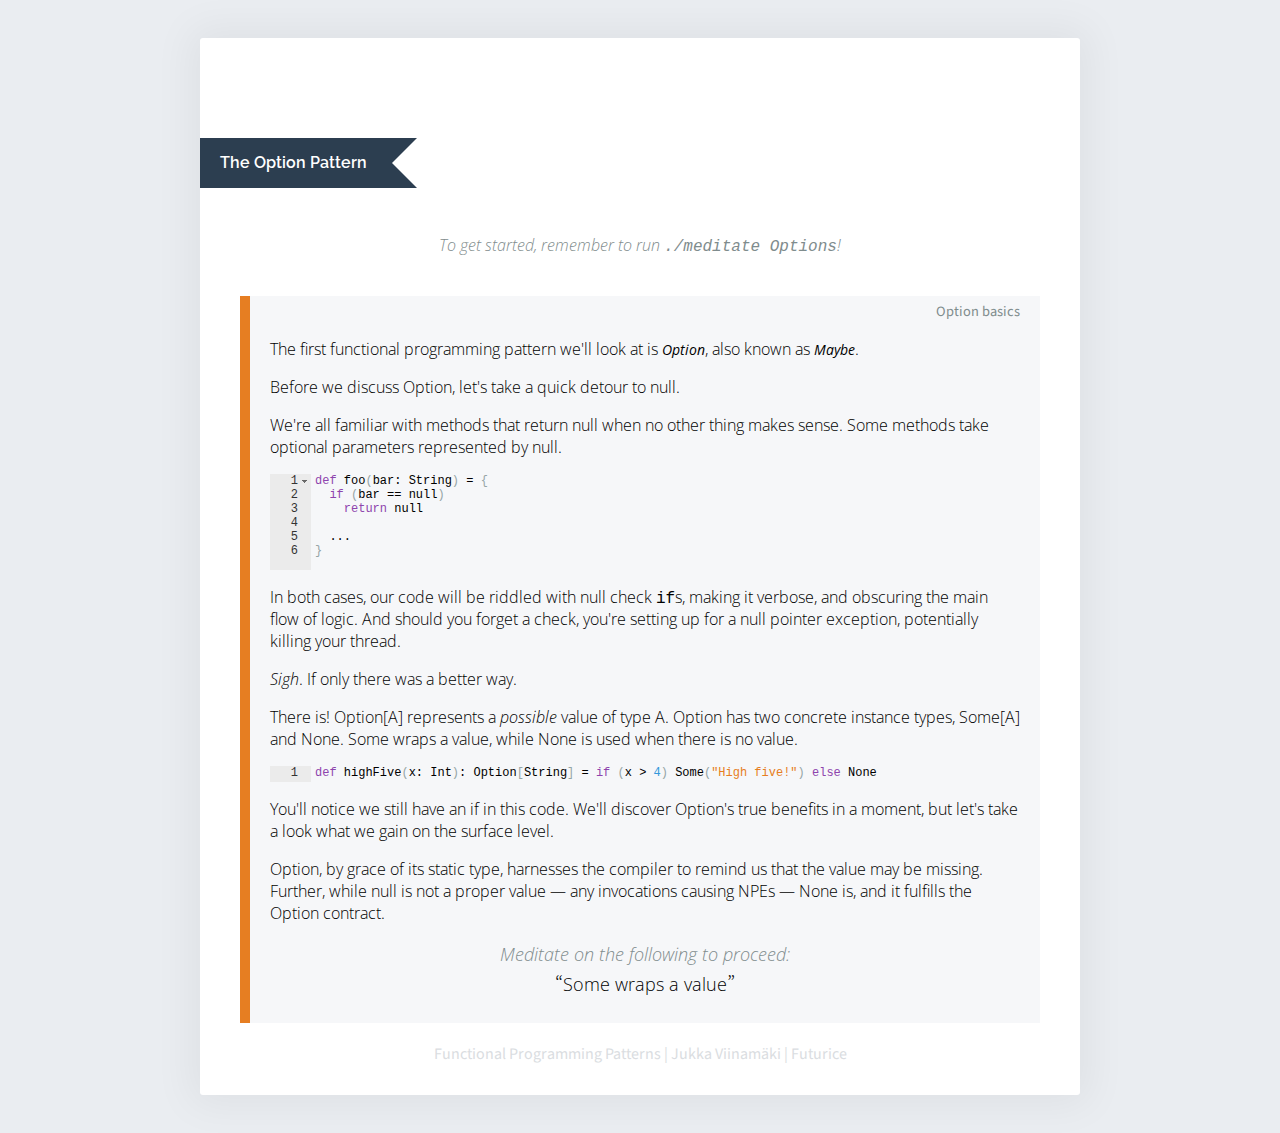
<file: slides/assets/html/options.html>
<!DOCTYPE html>
<html>
<head>
  <meta charset="utf-8">
  <title>Option</title>
  <link rel="icon" href="../img/favicon.ico" type="image/x-icon">
  <link rel='stylesheet' href='http://fonts.googleapis.com/css?family=Raleway:600|Open+Sans:300,400|Source+Sans+Pro:300'>
  <link rel="stylesheet" href="../css/slides.css">
  <script src="../js/jquery.min.js"></script>
  <script src="../js/ace.js"></script>
  <script src="../js/theme-slides.js"></script>
  <script src="../js/mode-scala.js"></script>
  <script src="../js/slides.js"></script>
</head>
<body>

<div class="container">
  
  <div class="connection"></div>

  <h1>The Option Pattern</h1>
  
  <p class="note">
    To get started, remember to run <span class="cmd">./meditate Options</span>!
  </p>
  
  <article class="story carrot-left">
    <header class="topic topic-right">
      Option basics
    </header>
    <p>The first functional programming pattern we'll look at is <em class="term">Option</em>, also known as <em class="term">Maybe</em>.</p>
    <p>Before we discuss Option, let's take a quick detour to null.</p>
    <p>We're all familiar with methods that return null when no other thing makes sense. Some methods take optional parameters represented by null.</p>
    <pre class="code">
def foo(bar: String) = {
  if (bar == null)
    return null
    
  ...
}
    </pre>
    <p>In both cases, our code will be riddled with null check <span class="cmd">if</span>s, making it verbose, and obscuring the main flow of logic. And should you forget a check, you're setting up for a null pointer exception, potentially killing your thread.</p>
    <p><em>Sigh</em>. If only there was a better way.</p>
    <p>There is! Option[A] represents a <em>possible</em> value of type A. Option has two concrete instance types, Some[A] and None. Some wraps a value, while None is used when there is no value.</p>
    <pre class="code">
def highFive(x: Int): Option[String] = if (x > 4) Some("High five!") else None    
    </pre>
    <p>You'll notice we still have an if in this code. We'll discover Option's true benefits in a moment, but let's take a look what we gain on the surface level.</p>
    <p>Option, by grace of its static type, harnesses the compiler to remind us that the value may be missing. Further, while null is not a proper value &mdash; any invocations causing NPEs &mdash; None is, and it fulfills the Option contract.</p>
    <div class="example" data-name="Some wraps a value"></div>
    <div class="example" data-name="None represents a missing value"></div>
  </article>

  <article class="story emerald-right">
    <header class="topic topic-left">
      Unwrapping and introspecting
    </header>
    <p>So, now our functions take and/or return Options. But eventually, we'll need the actual, unwrapped value to use it &mdash; that is, if it actually <em>is</em> there.</p>
    <p>To find out, we can use introspection, use <em>get</em> to unwrap the value, or get with a fallback. Let's recall that our Option instances are actually always instances of Some, or None, with Option being an abstract supertype.</p>
    <div class="example" data-name="Introspecting reveals a value is present"></div>
    <div class="example" data-name="Or it may reveal that there is no value"></div>
    <div class="example" data-name="Option's value can be retrieved using get"></div>
    <div class="example" data-name="But getting from None throws an exception"></div>
    <div class="example" data-name="Best practise is to always provide a fallback"></div>
  </article>

  <article class="story peterriver-left">
    <header class="topic topic-right">
      Composition using map
    </header>
    <p>What we've seen so far hasn't been terribly impressive.</p>
    <p>We've seen how Option may help us with static typing and nulls, but why would we bother to do all this wrapping and unwrapping?</p>
    <p>The answer to this question lies in <em class="term">composition</em>.</p>
    <p>Let's take the example of square root with real numbers. We need a function that computes the square root of a given number, and then adds one to the result. But, as we know, square root is only defined for positive numbers in &#8477;.</p>
    <p>Using traditional means, we'd be stuck with checking for null (or some special value) from the square root before incrementing it:</p>
    <pre class="code">
val result = sqrt(value) // def sqrt(x: java.lang.Double): java.lang.Double
if (result != null)
  increment(result)
result
    </pre>
    <p>Instead, if sqrt was defined using Option, we could <em>compose</em> the computations using the <em class="term">map</em> composition operator, also known as <em class="term">fmap</em>:</p>
    <pre class="code">
sqrt(value).map(increment) // def sqrt(x: Double): Option[Double]
    </pre>
    <p>This works irrespective of whether the sqrt computation succeeds or not, since the modality of the result is already encapsulated in <em>map</em>'s logic.</p>
    <p>This quality, compositionality, is the key aspect of Option, and of the other patterns.</p>
    <div class="example" data-name="Mapping over Some produces Some"></div>
    <div class="example" data-name="Mapping over None is fine too, and produces None"></div>
    <div class="example" data-name="Things get interesting when combining compositions"></div>
    <div class="example" data-name="Combined composition equals composed combination"></div>
    <div class="example" data-name="Composed computation need only be unwrapped at the end"></div>
  </article>
  
  <article class="story sunflower-right">
    <header class="topic topic-left">
      Composition using flatMap
    </header>
    <p>We've seen how Option can simplify and streamline our code when used compositionally. When composing "simple" computations, we don't need to know whether the Option is defined (Some) or not, since <em>map</em> will do that for us.</p>
    <p>How does map work for Option? Very simply, using basic functions, as it turns out.</p>
    <p>A basic Scala implementation for map, as defined in the Option class might be as follows.</p>
    <pre class="code">
def map[B](f: A => B): Option[B] = this match {
  case Some(x) => Some(f(x))
  case None    => None
}
    </pre>
    <p>Let's consider another computation. For whatever reason, we want to find the 4th root of a given value. Since we already have <em>sqrt</em> handy, let's reuse that implementation.</p>
    <pre class="code">
sqrt(81).map(sqrt) // Option[Option[Double]] = Some(Some(3.0))
    </pre>
    <p>Hmm. It seems the "optionality context" has been doubled (no pun intended!). Further, it's evidenced that we can no longer compose this result with other functions via map:</p>
    <pre class="code">
sqrt(81).map(sqrt).map(increment) // will not compile
// error: type mismatch
//   found   : Double => Double
//   required: Option[Double] => ?
    </pre>
    <p>It seems we cannot compose sqrt with itself in this manner without breaking compositionality. As it turns out, composing a computation that produces another Option is a special case for Option.</p>
    <p>For this purpose, we use the special composition operator, <em class="term">flatMap</em>, also known as <em class="term">>>=</em> or <em class="term">bind</em>.</p>
    <p>The key motivation for understanding the need for having a special operator for composing contextual values is in looking at the end result.</p>
    <p>In a computation involving multiple Option-producing subcomputations, the totality of the "uncertainty" of having a final result does not change &mdash; we either get a value or we don't. Generally this is what we want.</p>
    <div class="example" data-name="Composing sqrt with itself"></div>
    <div class="example" data-name="Composing the result of the above composition"></div>
    <div class="example" data-name="Option compositions can be composed as well"></div>
  </article>
  
  <article class="story turquoise-left">
    <header class="topic topic-right">
      Composition using for yield
    </header>
    <p>Composing Option-producing computations using <em>flatMap</em> is so useful that there exists a special syntax for it in Scala. In fact, this special syntax works for all the other patterns studied in this tutorial as well. Similar constructs are also found in other languages besides Scala.</p>
    <p>In Scala, this syntax is known as <em class="term">for yield</em> (or alternatively <em>for comprehension</em>). It should not be confused with its cousin <em>for</em> which is useful for side effects.</p>
    <p>The <em>for yield</em> form can be written in two different ways: using parentheses with semicolons, or with curly braces on separate lines.</p>
    <pre class="code">
// parentheses with semicolons    
for (v1 &lt;- gen1; v2 &lt;- gen2) yield expr 
    </pre>
    <pre class="code">
// curly braces on separate lines
for {
  v1 &lt;- gen1
  v2 &lt;- gen2
    ...
  vN &lt;- genN
}
yield expr
    </pre>
    <p>The forms are equivalent, with the latter more suitable when there are several <span class="cmd">&lt;-</span> expressions. These expressions are known as generators. For Option, these must be values or computations that produce Option.</p>
    <p>The whole <em>for yield</em> construct itself is an expression, producing a value of type Option[A] where A is the type of <em>expr</em>, when the generators produce Option. The first generator defines the context of the for comprehension, in this case Option.</p>
    <p>It's good to know that the <em>for yield</em> construct is merely syntactic sugaring for <em>map</em> and <em>flatMap</em>. The above construct is rewritten by the compiler to the following form:</p>
    <pre class="code">
gen1.flatMap(v1 => gen2.flatMap(v2 => ... genN.map(vN => expr)))    
    </pre>
    <p>Notably, the last generator will be mapped over while all the previous ones are flatMapped over. This way, the <em>expr</em> does not need to return Option.</p>
    <div class="example" data-name="Sqrt can be neatly composed with itself using for yield"></div>
    <div class="example" data-name="All the intermediate results are in scope at yield"></div>
    <div class="example" data-name="None gracefully short-circuits contextual composition"></div>
    <div class="example" data-name="Functions can be combined freely with Option composition"></div>
  </article>
  
  <article class="story amethyst-right">
    <header class="topic topic-left">
      Flattening nested Option instances
    </header>
    <p>There's one more interesting operation available for Options, namely <em class="term">flatten</em>, also known as <em class="term">join</em>.</p>
    <p>Flatten is invokeable on Option instances of type Option[Option[A]]. It flattens the nested structure into Option[A]. It specifically flattens only one level of nesting.</p>
    <p>The three operations, <em>map</em>, <em>flatMap</em> and <em>flatten</em>, along with Option's Some constructor, form an interdependent group.</p>
    <pre class="code">
option.map(f) === option.flatMap(x => Some(f(x)))
option.flatten === option.flatMap(identity)
option.flatMap(f) === option.map(f).flatten // f: Option[B]
    </pre>
    <div class="example" data-name="Nested Option instances can be un-nested using flatten"></div>
    <div class="example" data-name="Flatten specifically un-nests only a single layer"></div>
    <div class="example" data-name="Flattening respects flatMap semantics"></div>
  </article>
  
  <article class="story carrot-left">
    <header class="topic topic-right">
      Summary
    </header>
    <p>Well done!</p>
    <p>You have now achieved enlightenment on Option through your meditations. Let's summarize what we have learned.</p>
    <ul>
      <li><p><em class="term">Option</em> aka <em class="term">Maybe</em> is used similarly to null, but offers richer utilities</p></li>
      <li><p>Option enlists the compiler to remind us that a value may be missing</p></li>
      <li><p>None, unlike null, is a proper value with Option semantics</p></li>
      <li>
        <p>Option enables composition of computations</p>
        <ul>
          <li><p><em class="term">map</em> aka <em class="term">fmap</em> is used to compose "simple" computations</p></li>
          <li><p><em class="term">flatMap</em> aka <em class="term">>>=</em> aka <em class="term">bind</em> is used to compose Option-producing computations</p></li>
          <li><p><em class="term">flatten</em> aka <em class="term">join</em> can be used to flatten nested Options</p></li>
        </ul>
      </li>
    </ul>
    <p>A well-crafted piece of software is typically broken in to a loosely coupled but highly cohesive set of units. How these pieces are used in combination, or composed, is therefore of interest. Functional composition offers a uniform, well defined way to do just that, when our units are functions.</p>
    <p>You may now take a moment to admire your virtuosity, and then proceed to meditate on <em class="term"><a href="eithers.html">Either</a></em>.</p>
  </article>
  
  <footer>
    Functional Programming Patterns | Jukka Viinamäki | Futurice
  </footer>
</div>  
</body>
</html>
</file>
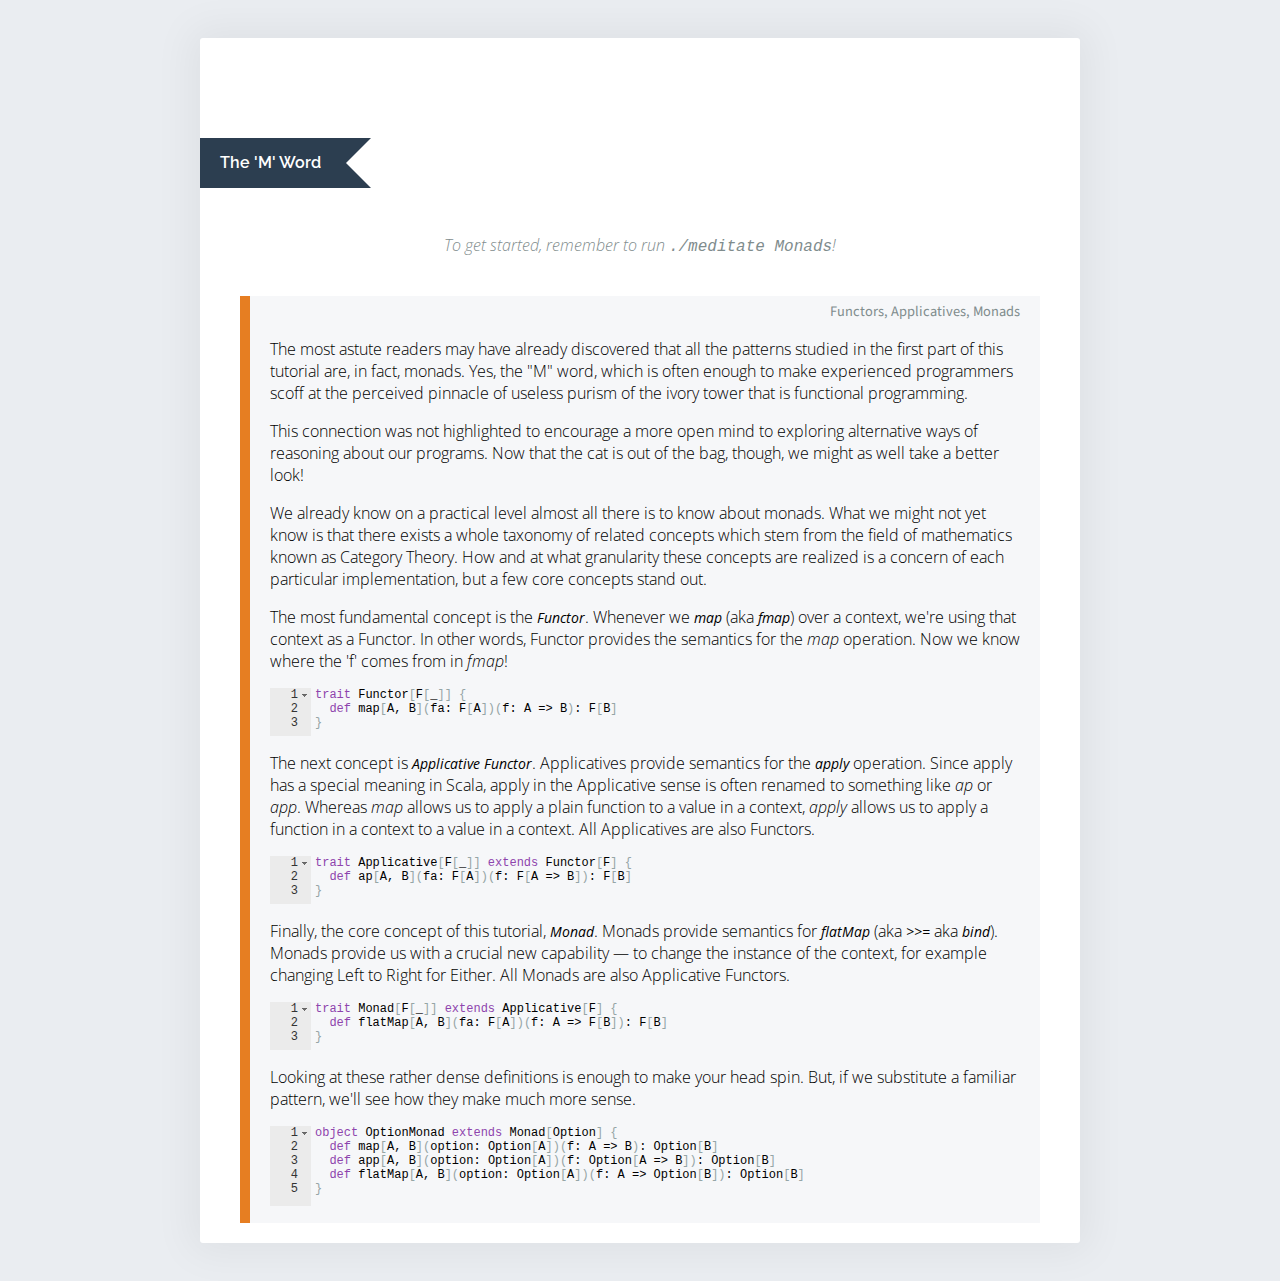
<file: slides/assets/html/the-m-word.html>
<!DOCTYPE html>
<html>
<head>
  <meta charset="utf-8">
  <title>The 'M' Word</title>
  <link rel="icon" href="../img/favicon.ico" type="image/x-icon">
  <link rel='stylesheet' href='http://fonts.googleapis.com/css?family=Raleway:600|Open+Sans:300,400|Source+Sans+Pro:300'>
  <link rel="stylesheet" href="../css/slides.css">
  <script src="../js/jquery.min.js"></script>
  <script src="../js/ace.js"></script>
  <script src="../js/theme-slides.js"></script>
  <script src="../js/mode-scala.js"></script>
  <script src="../js/slides.js"></script>
</head>
<body>

<div class="container">
  
  <div class="connection"></div>

  <h1>The 'M' Word</h1>
  
  <p class="note">
    To get started, remember to run <span class="cmd">./meditate Monads</span>!
  </p>
  
  <article class="story carrot-left">
    <header class="topic topic-right">
      Functors, Applicatives, Monads
    </header>
    <p>The most astute readers may have already discovered that all the patterns studied in the first part of this tutorial are, in fact, monads. Yes, the "M" word, which is often enough to make experienced programmers scoff at the perceived pinnacle of useless purism of the ivory tower that is functional programming.</p>
    <p>This connection was not highlighted to encourage a more open mind to exploring alternative ways of reasoning about our programs. Now that the cat is out of the bag, though, we might as well take a better look!</p>
    <p>We already know on a practical level almost all there is to know about monads. What we might not yet know is that there exists a whole taxonomy of related concepts which stem from the field of mathematics known as Category Theory. How and at what granularity these concepts are realized is a concern of each particular implementation, but a few core concepts stand out.</p>
    <p>The most fundamental concept is the <em class="term">Functor</em>. Whenever we <em class="term">map</em> (aka <em class="term">fmap</em>) over a context, we're using that context as a Functor. In other words, Functor provides the semantics for the <em>map</em> operation. Now we know where the 'f' comes from in <em>fmap</em>!</p>
    <pre class="code">
trait Functor[F[_]] {
  def map[A, B](fa: F[A])(f: A => B): F[B]
}
    </pre>
    <p>The next concept is <em class="term">Applicative Functor</em>. Applicatives provide semantics for the <em class="term">apply</em> operation. Since apply has a special meaning in Scala, apply in the Applicative sense is often renamed to something like <em>ap</em> or <em>app</em>. Whereas <em>map</em> allows us to apply a plain function to a value in a context, <em>apply</em> allows us to apply a function in a context to a value in a context. All Applicatives are also Functors.</p>
    <pre class="code">
trait Applicative[F[_]] extends Functor[F] {
  def ap[A, B](fa: F[A])(f: F[A => B]): F[B]
}
    </pre>
    <p>Finally, the core concept of this tutorial, <em class="term">Monad</em>. Monads provide semantics for <em class="term">flatMap</em> (aka <em class="term">>>=</em> aka <em class="term">bind</em>). Monads provide us with a crucial new capability &mdash; to change the instance of the context, for example changing Left to Right for Either. All Monads are also Applicative Functors.</p>
    <pre class="code">
trait Monad[F[_]] extends Applicative[F] {
  def flatMap[A, B](fa: F[A])(f: A => F[B]): F[B]
}
    </pre>
    <p>Looking at these rather dense definitions is enough to make your head spin. But, if we substitute a familiar pattern, we'll see how they make much more sense.</p>
    <pre class="code">
object OptionMonad extends Monad[Option] {
  def map[A, B](option: Option[A])(f: A => B): Option[B]
  def app[A, B](option: Option[A])(f: Option[A => B]): Option[B]
  def flatMap[A, B](option: Option[A])(f: A => Option[B]): Option[B]
}
  </pre>
  </article>
  
  <article class="story emerald-right">
    <header class="topic topic-left">
      Make-a-monad
    </header>
    <p>So, what's in a monad? Let's find out by making one of our very own.</p>
    <p>We want to make a new list-like thing, which will contain elements but also contain a fractional probability, or weight, for each element. We also want it to behave like a monad so that we can compose operations in this context using the monadic vocabulary and semantics.</p>
    <p>We'll call this new type PList[A]. It will be generic to the type of its elements, so it has a type parameter. PList is hence a type constructor, which is also a requirement for monads.</p>
    <p>We can model the elements as 2-tuples (A, Rational), borrowing the Rational type from the Spire library.</p>
    <p>Building up the monadic interface is simple enough for most part, since we can borrow most everything from List. However, how should we implement <em>flatten</em>?</p>
    <pre class="code">
val xs: PList[String] = PList(PList("foo" -> (1 r 2), "bar" -> (1 r 2)) -> (1 r 2), ...)
    </pre>
    <p>Here (1 r 2) represents &frac12;. So, <em>foo</em> and <em>bar</em> together have weight &frac12; in the outer list. Each then takes one half of the inner list. Hence, to flatten the list, it would probably make sense to have each have weight &frac14; in the flattened list i.e. multiply the weights of each of the inner elements with the weight of the sub-list.</p>
    <p>This still leaves us the case where multiple sub-lists contain the same element key. With the basic implementation, these values would repeat with their respective weights in the flattened list. However, these can simply be merged by taking their sum.</p>
  </article>
  
  <article class="story peterriver-left">
    <header class="topic topic-right">
      Monad laws
    </header>
    <p>We've established so far that monads have particular operations (whose names vary) with particular type signatures. But what about the implementations? Is any implementation that satisfies the type signature a valid monad?</p>
    <p>Nope! As it turns out, there exists further a particular set of rules, known as monad laws, that a type needs to satisfy in order to qualify as a monad.</p>
  </article>
  
</div>
</body>
</html>
</file>
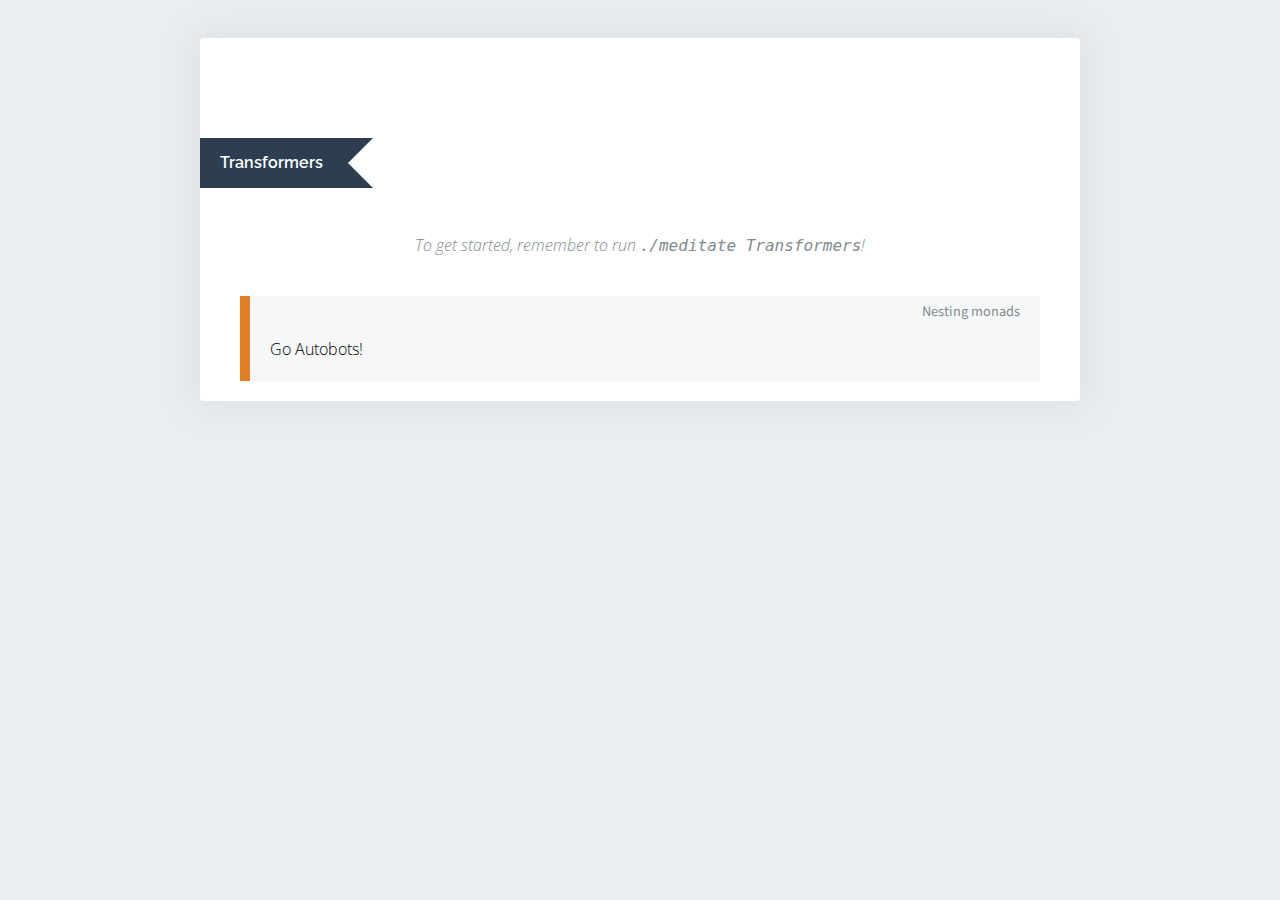
<file: slides/assets/html/transformers.html>
<!DOCTYPE html>
<html>
<head>
  <meta charset="utf-8">
  <title>Transformers</title>
  <link rel="icon" href="../img/favicon.ico" type="image/x-icon">
  <link rel='stylesheet' href='http://fonts.googleapis.com/css?family=Raleway:600|Open+Sans:300,400|Source+Sans+Pro:300'>
  <link rel="stylesheet" href="../css/slides.css">
  <script src="../js/jquery.min.js"></script>
  <script src="../js/ace.js"></script>
  <script src="../js/theme-slides.js"></script>
  <script src="../js/mode-scala.js"></script>
  <script src="../js/slides.js"></script>
</head>
<body>

<div class="container">
  
  <div class="connection"></div>

  <h1>Transformers</h1>
  
  <p class="note">
    To get started, remember to run <span class="cmd">./meditate Transformers</span>!
  </p>
  
  <article class="story carrot-left">
    <header class="topic topic-right">
      Nesting monads
    </header>
    <p>Go Autobots!<p>
  </article>
  
  <article class="story emerald-right">
    <header class="topic topic-left">
      Stacking monads
    </header>
    <p></p>
  </article>
  
</div>
</body>
</html>
</file>
<file: slides/assets/css/slides.css>
body {
  background-color: #eaedf1;
  padding: 30px 0;
}

h1 {
  display: inline-block;
  font-family: 'Raleway';
  font-weight: 600;
  font-size: 1em;
  line-height: 50px;
  margin: 10px 0 30px -40px;
  padding: 0 50px 0 20px;
  color: white;
  background-color: #2c3e50
}

h1:after {
  content: '';
  position: absolute;
  border-color: transparent white transparent transparent;
  border-width: 25px;
  border-style: solid;
}

a {
  color: black;
  cursor: pointer;
  text-decoration: underline;
}

p {
  font-family: 'Open Sans';
  font-weight: 300;
  font-size: 1em;
}

footer {
  font-family: 'Source Sans Pro';
  color: #dadde1;
  text-align: center;
  margin: 20px 0;
}

.code {
  width: 100%;
  height: 16px;
}

em.term {
  font-weight: 400;
}

.container {
  background-color: white;
  width: 800px;
  border-radius: 3px;
  padding: 50px 40px 10px 40px;
  margin-left: auto;
  margin-right: auto;
  box-shadow: 0px 0px 40px 10px rgba(0,0,0,0.05);
}

.connection {
  opacity: 0;
  height: 40px;
  transition: opacity 1s;
  background: url('../img/connected.png') no-repeat;
  background-position: right;
  background-size: contain;
}

.connection.connected {
  opacity: 0.1;
}

.muted {
  color: #7f8c8d;
}

.note {
  text-align: center;
  font-style: italic;
  color: #7f8c8d;
  margin-bottom: 40px;
}

.cmd {
  font-family: 'Consolas', 'Lucida console', monospace;
}

.term {
  color: black;
  font-weight: 600;
  font-size: 0.9em;
}

.bigquote {
  font-family: 'Source Sans Pro';
  font-size: 1.3em;
}

.carrot-left {
  border-left: 10px solid #e67e22;
}

.emerald-right {
  border-right: 10px solid #2ecc71;
}

.peterriver-left {
  border-left: 10px solid #3498db;
}

.sunflower-right {
  border-right: 10px solid #f1c40f;
}

.turquoise-left {
  border-left: 10px solid #1abc9c;
}

.amethyst-right {
  border-right: 10px solid #9b59b6;
}

.story {
  padding: 5px 20px;
  margin: 10px 0;
  background-color: #f6f7f9;
  box-sizing: border-box;
}

.story .topic {
  font-family: 'Source Sans Pro';
  font-size: 0.9em;
  color: #7f8c8d;
}

.story .topic.topic-left {
  text-align: left;
}

.story .topic.topic-right {
  text-align: right;
}

.story + .story {
  display: none;
}

.example {
  text-align: center;
  font-size: 1.1em;
}

.example .prompt {
  display: none;
  color: #7f8c8d;
  font-style: italic;
  margin-bottom: -15px;
}

.example .message {
  display: none;
  color: #c0392b;
}

.example + .example {
  display: none;
}

.example.success + .example {
  display: block;
}

.example.failure .name:before {
  content: '✗ ';
  font-size: 1.5em;
  color: #e74c3c;
}

.example.failure .message {
  display: block;
}

.example.success .name:before {
  content: '✓ ';
  font-size: 1.5em;
  color: #27ae60;
}
</file>
